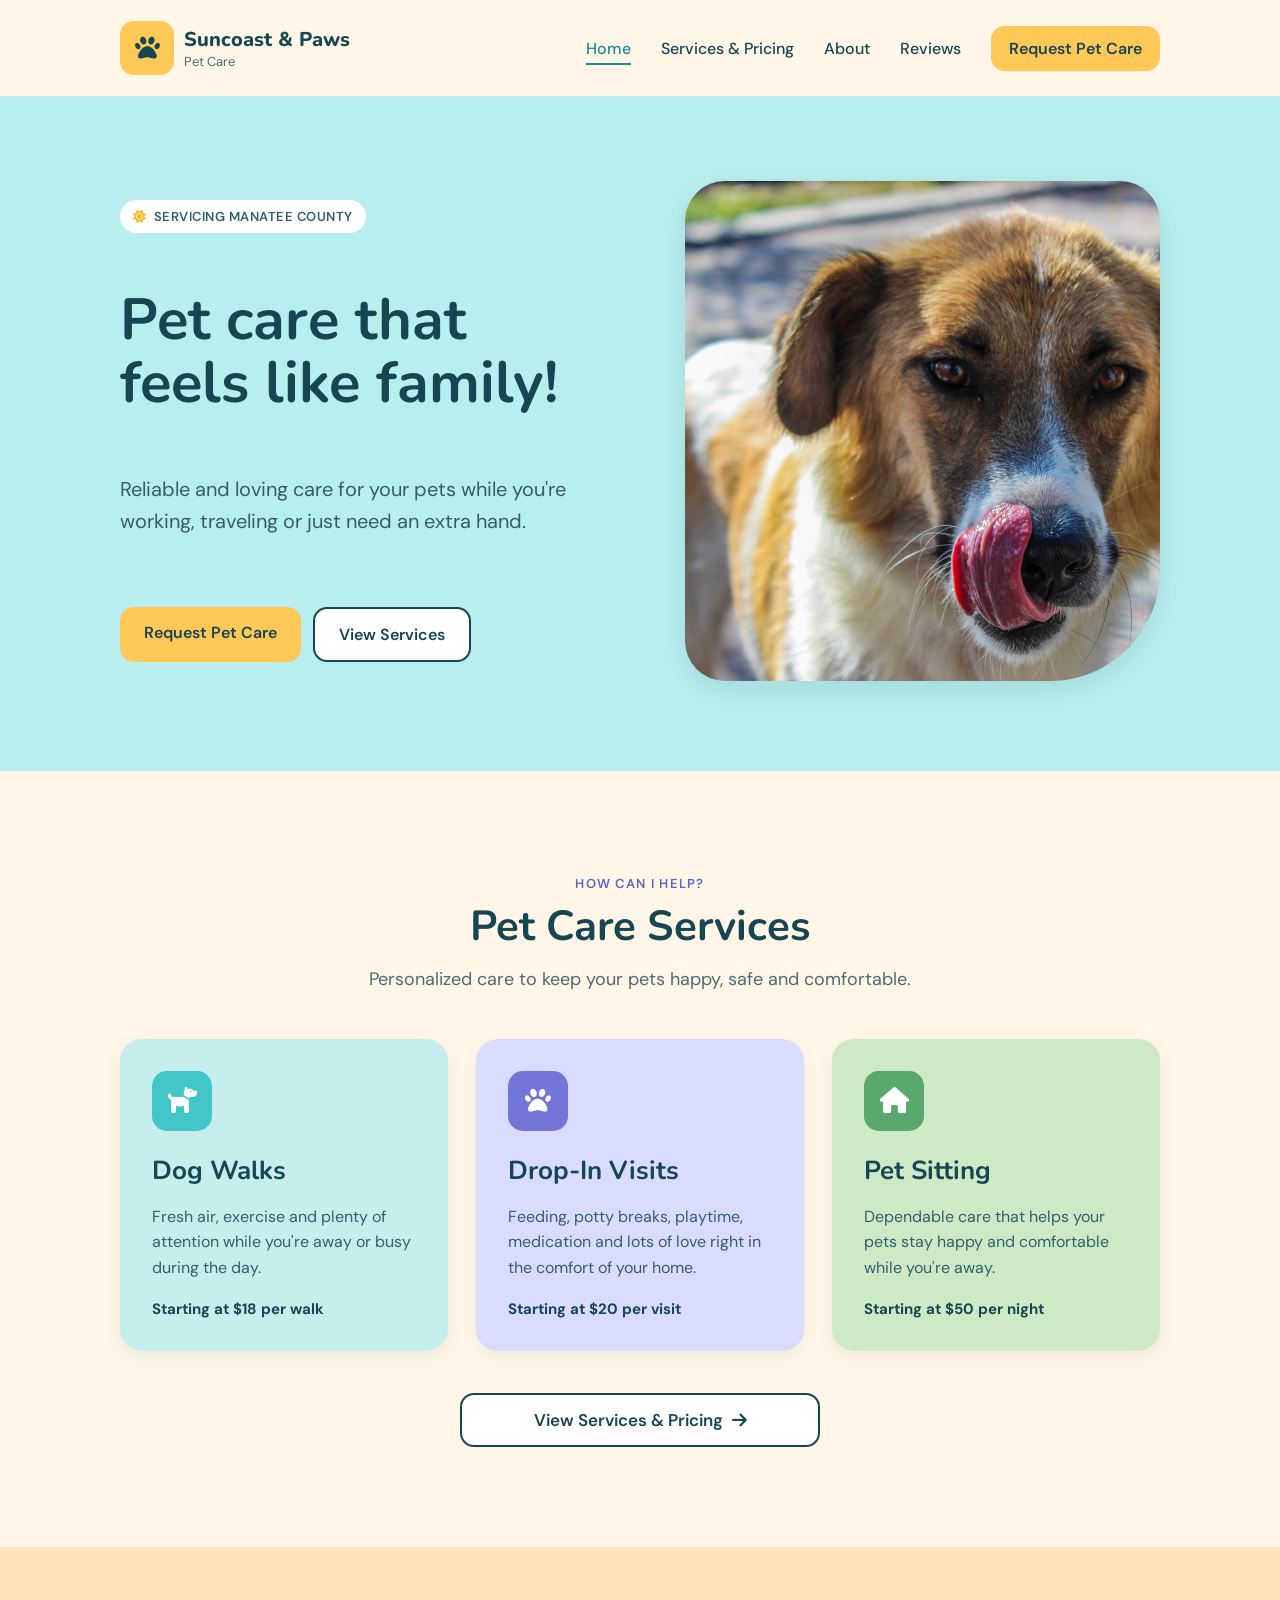
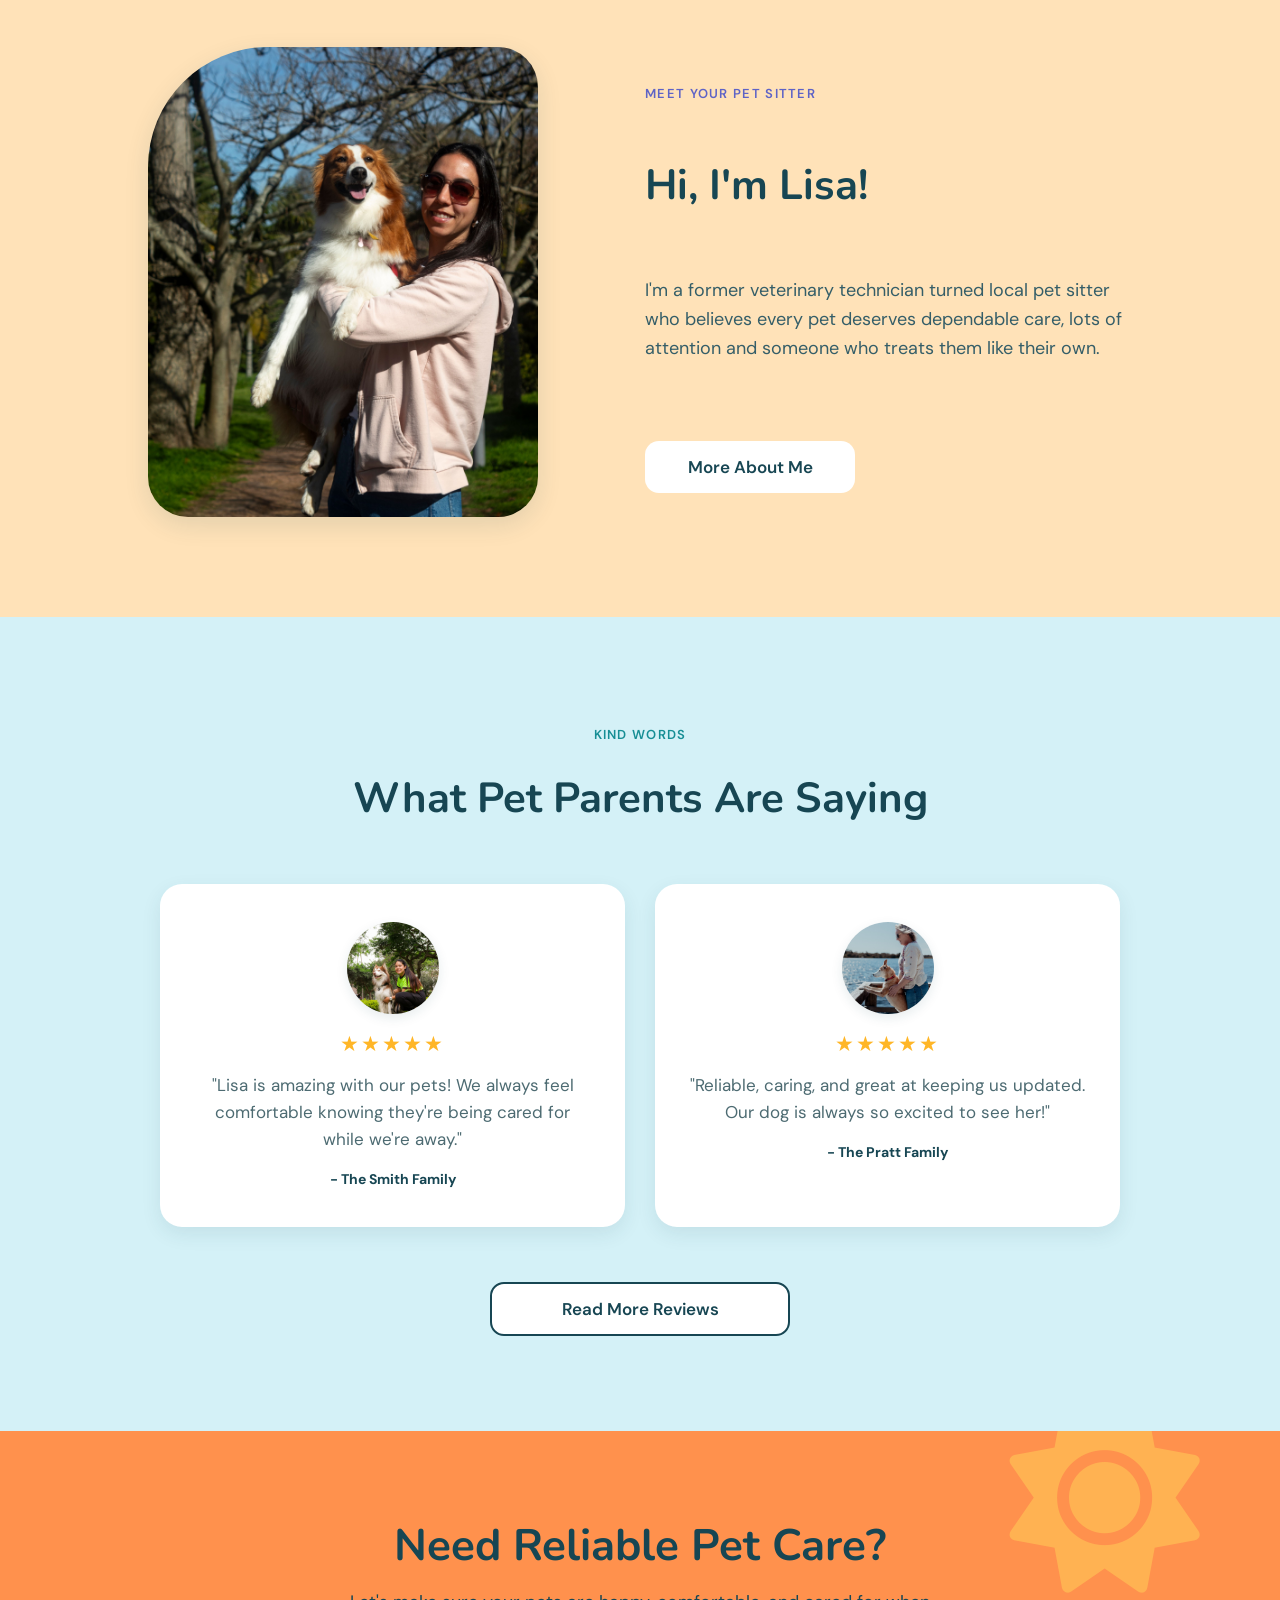
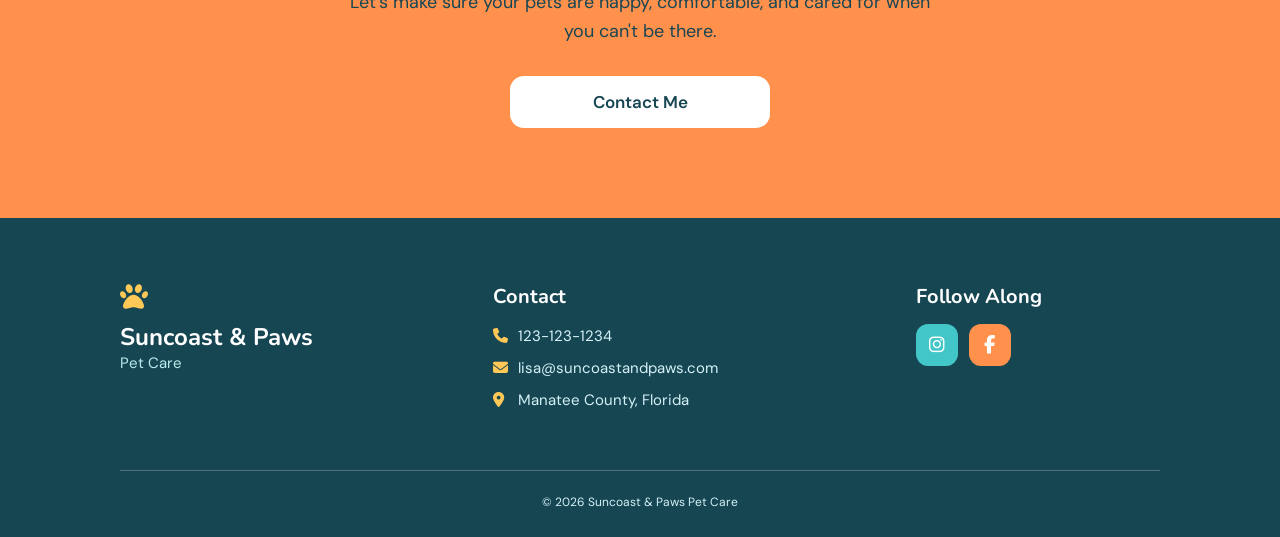
<file: index.html>
<!DOCTYPE html>
<html lang="en">

<head>
    <meta charset="UTF-8">
    <meta name="viewport" content="width=device-width, initial-scale=1.0">
    <title>Haley Preston - Suncoast & Paws Pet Care</title>
    <meta name="description"
        content="Reliable dog walking, drop-in visits and pet sitting in Manatee County, Florida. Suncoast & Paws provides loving, personalized care for local pets.">
    <link rel="preconnect" href="https://fonts.googleapis.com">
    <link rel="preconnect" href="https://fonts.gstatic.com" crossorigin>
    <link
        href="https://fonts.googleapis.com/css2?family=DM+Sans:wght@400;500;600&amp;family=Nunito:wght@700;800&amp;display=swap"
        rel="stylesheet">
    <link rel="stylesheet" href="https://cdnjs.cloudflare.com/ajax/libs/font-awesome/6.7.2/css/all.min.css">
    <link rel="stylesheet" href="styles.css">
</head>

<body>
    <header class="suncoast-header">
        <div class="brand-area">
            <div class="logo-box">
                <i class="fa-solid fa-paw"></i>
            </div>
            <div class="brand-name">
                <span>Suncoast &amp; Paws</span>
                <small>Pet Care</small>
            </div>
        </div>
        <nav class="main-nav" id="main-navigation" aria-label="Main navigation">
            <a href="index.html" aria-current="page">Home</a>
            <a href="services.html">Services &amp; Pricing</a>
            <a href="about.html">About</a>
            <a href="reviews.html">Reviews</a>
            <a href="contact.html" class="nav-contact">Request Pet Care</a>
        </nav>
        <button class="menu-button" type="button" aria-label="Open navigation" aria-controls="main-navigation"
            aria-expanded="false">
            <i class="fa-solid fa-bars"></i>
        </button>
    </header>

    <main>
        <section class="welcome-section">
            <div class="florida-label">
                <i class="fa-solid fa-sun"></i>
                Servicing Manatee County
            </div>
            <h1>Pet care that feels like family!</h1>
            <p class="hero-text">Reliable and loving care for your pets while you're working, traveling or just need an
                extra hand.</p>
            <div class="hero-photo">
                <img src="images/petphoto.jpg" alt="Dog photo">
            </div>
            <div class="hero-buttons">
                <a href="contact.html" class="main-button">Request Pet Care</a>
                <a href="services.html" class="outline-button">View Services</a>
            </div>
        </section>

        <section class="services-section" id="services">
            <p class="small-heading">HOW CAN I HELP?</p>
            <h2>Pet Care Services</h2>
            <p class="section-intro">Personalized care to keep your pets happy, safe and comfortable.</p>
            <div class="care-card walk-card">
                <div class="service-icon">
                    <i class="fa-solid fa-dog"></i>
                </div>
                <h3>Dog Walks</h3>
                <p>Fresh air, exercise and plenty of attention while you're away or busy during the day.</p>
                <strong>Starting at $18 per walk</strong>
            </div>
            <div class="care-card dropin-card">
                <div class="service-icon">
                    <i class="fa-solid fa-paw"></i>
                </div>
                <h3>Drop-In Visits</h3>
                <p>Feeding, potty breaks, playtime, medication and lots of love right in the comfort of your home.</p>
                <strong>Starting at $20 per visit</strong>
            </div>
            <div class="care-card sitting-card">
                <div class="service-icon">
                    <i class="fa-solid fa-house"></i>
                </div>
                <h3>Pet Sitting</h3>
                <p>Dependable care that helps your pets stay happy and comfortable while you're away.</p>
                <strong>Starting at $50 per night</strong>
            </div>
            <a href="services.html" class="services-link">View Services &amp; Pricing<i
                    class="fa-solid fa-arrow-right"></i></a>
        </section>

        <section class="meet-section">
            <div class="lisa-photo">
                <img src="images/lisaphoto.jpg" alt="Lisa owner of Suncoast & Paws Pet Care">
            </div>
            <p class="small-heading">MEET YOUR PET SITTER</p>
            <h2>Hi, I'm Lisa!</h2>
            <p>I'm a former veterinary technician turned local pet sitter who believes every pet deserves dependable
                care, lots of attention and someone who treats them like their own.</p>
            <a href="about.html" class="about-button">More About Me</a>
        </section>

        <section class="review-section">
            <p class="small-heading">KIND WORDS</p>
            <h2>What Pet Parents Are Saying</h2>
            <div class="review-card">
                <div class="client-photo">
                    <img src="images/clientphoto1.jpg" alt="Woman with dog">
                </div>
                <div class="stars">
                    ★★★★★
                </div>
                <p>"Lisa is amazing with our pets! We always feel comfortable knowing they're being cared for while
                    we're away."</p>
                <strong>- The Smith Family</strong>
            </div>
            <div class="review-card">
                <div class="client-photo">
                    <img src="images/clientphoto2.jpg" alt="Woman with dog">
                </div>
                <div class="stars">
                    ★★★★★
                </div>
                <p>"Reliable, caring, and great at keeping us updated. Our dog is always so excited to see her!"</p>
                <strong>- The Pratt Family</strong>
            </div>
            <a href="reviews.html" class="review-button">Read More Reviews</a>
        </section>

        <section class="contact-section" id="contact">
            <div class="contact-sun">
                <i class="fa-solid fa-sun"></i>
            </div>
            <h2>Need Reliable Pet Care?</h2>
            <p>Let's make sure your pets are happy, comfortable, and cared for when you can't be there.</p>
            <a href="contact.html" class="contact-button">Contact Me</a>
        </section>
    </main>

    <footer class="site-footer">
        <div class="footer-brand">
            <i class="fa-solid fa-paw"></i>
            <strong>Suncoast &amp; Paws</strong>
            <span>Pet Care</span>
        </div>
        <div class="footer-area">
            <h3>Contact</h3>
            <p><i class="fa-solid fa-phone"></i><a href="tel:1231231234">123-123-1234</a></p>
            <p><i class="fa-solid fa-envelope"></i><a
                    href="mailto:lisa@suncoastandpaws.com">lisa@suncoastandpaws.com</a></p>
            <p><i class="fa-solid fa-location-dot"></i>Manatee County, Florida</p>
        </div>
        <div class="footer-area">
            <h3>Follow Along</h3>
            <div class="social-icons">
                <a href="#" aria-label="Instagram"><i class="fa-brands fa-instagram"></i></a>
                <a href="#" aria-label="Facebook"><i class="fa-brands fa-facebook-f"></i></a>
            </div>
        </div>
        <div class="footer-bottom">
            <p>© 2026 Suncoast &amp; Paws Pet Care</p>
        </div>
    </footer>

    <script src="script.js"></script>

</body>

</html>
</file>
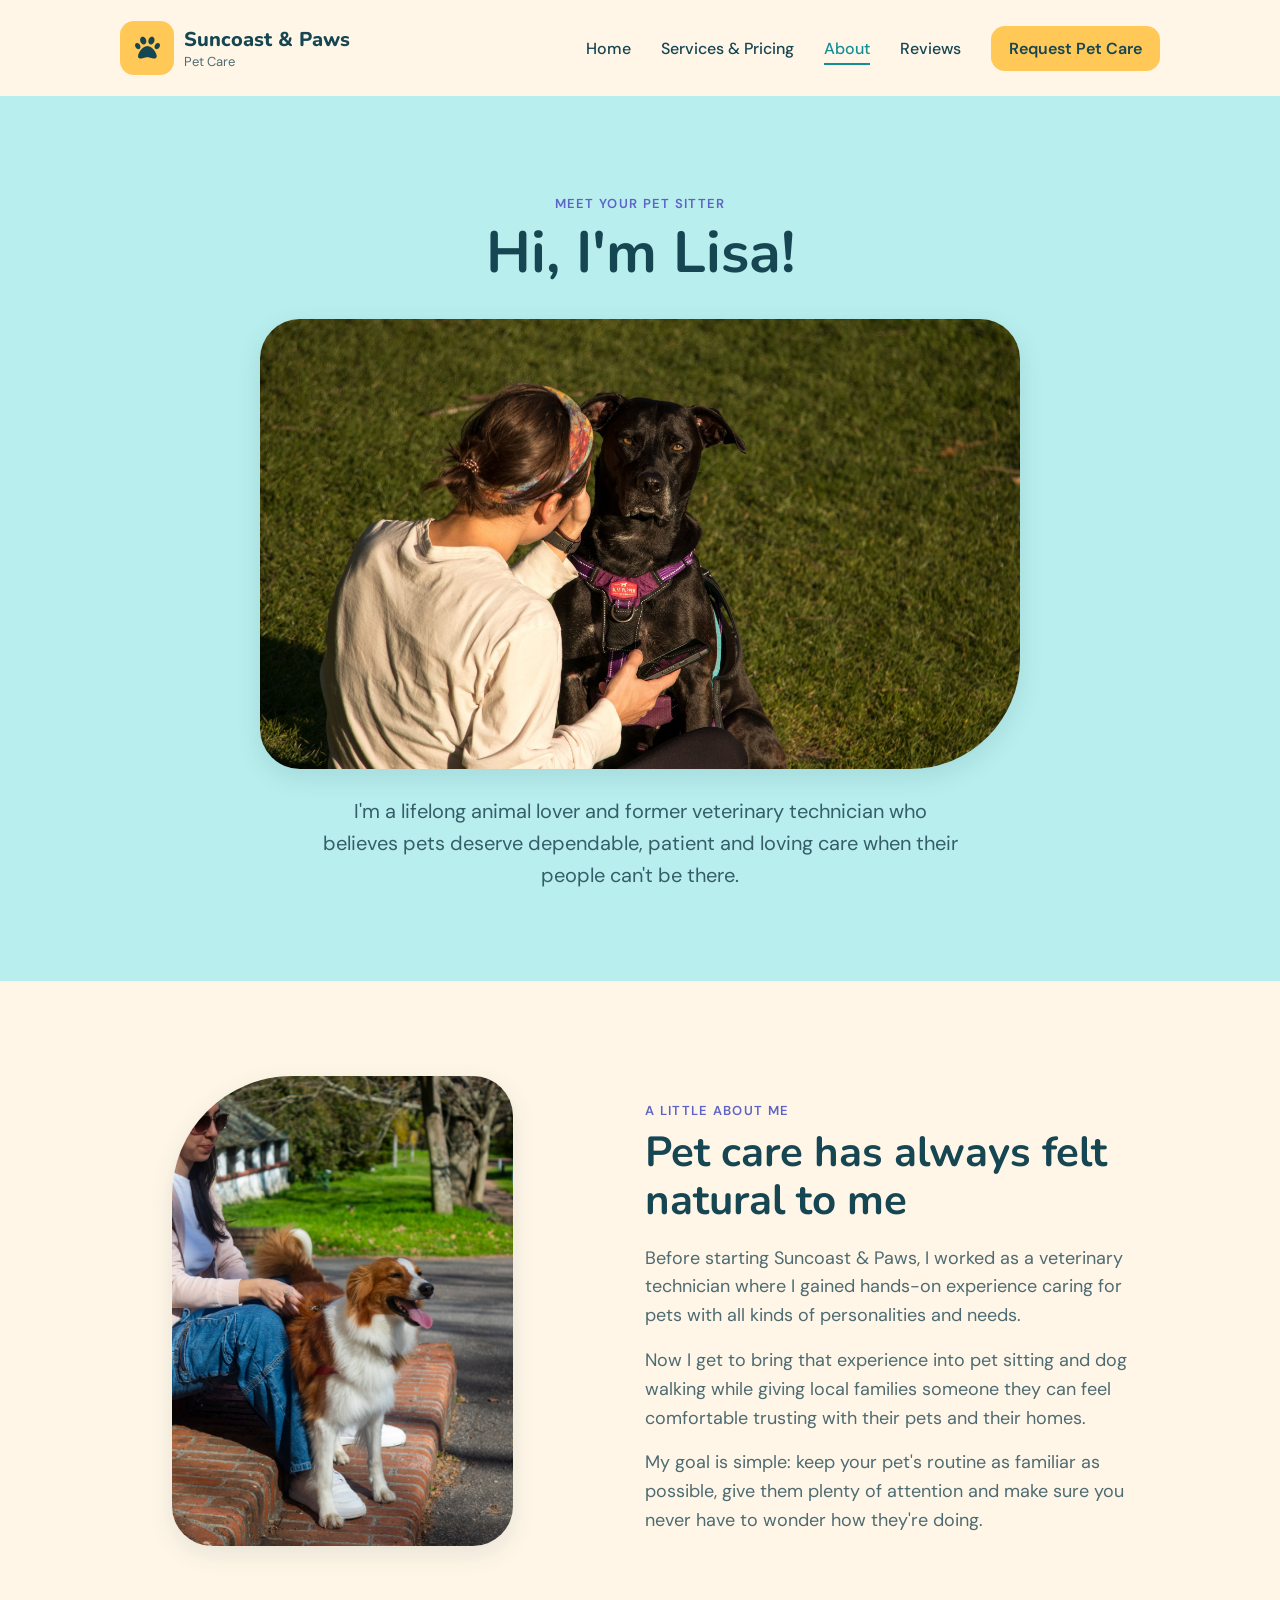
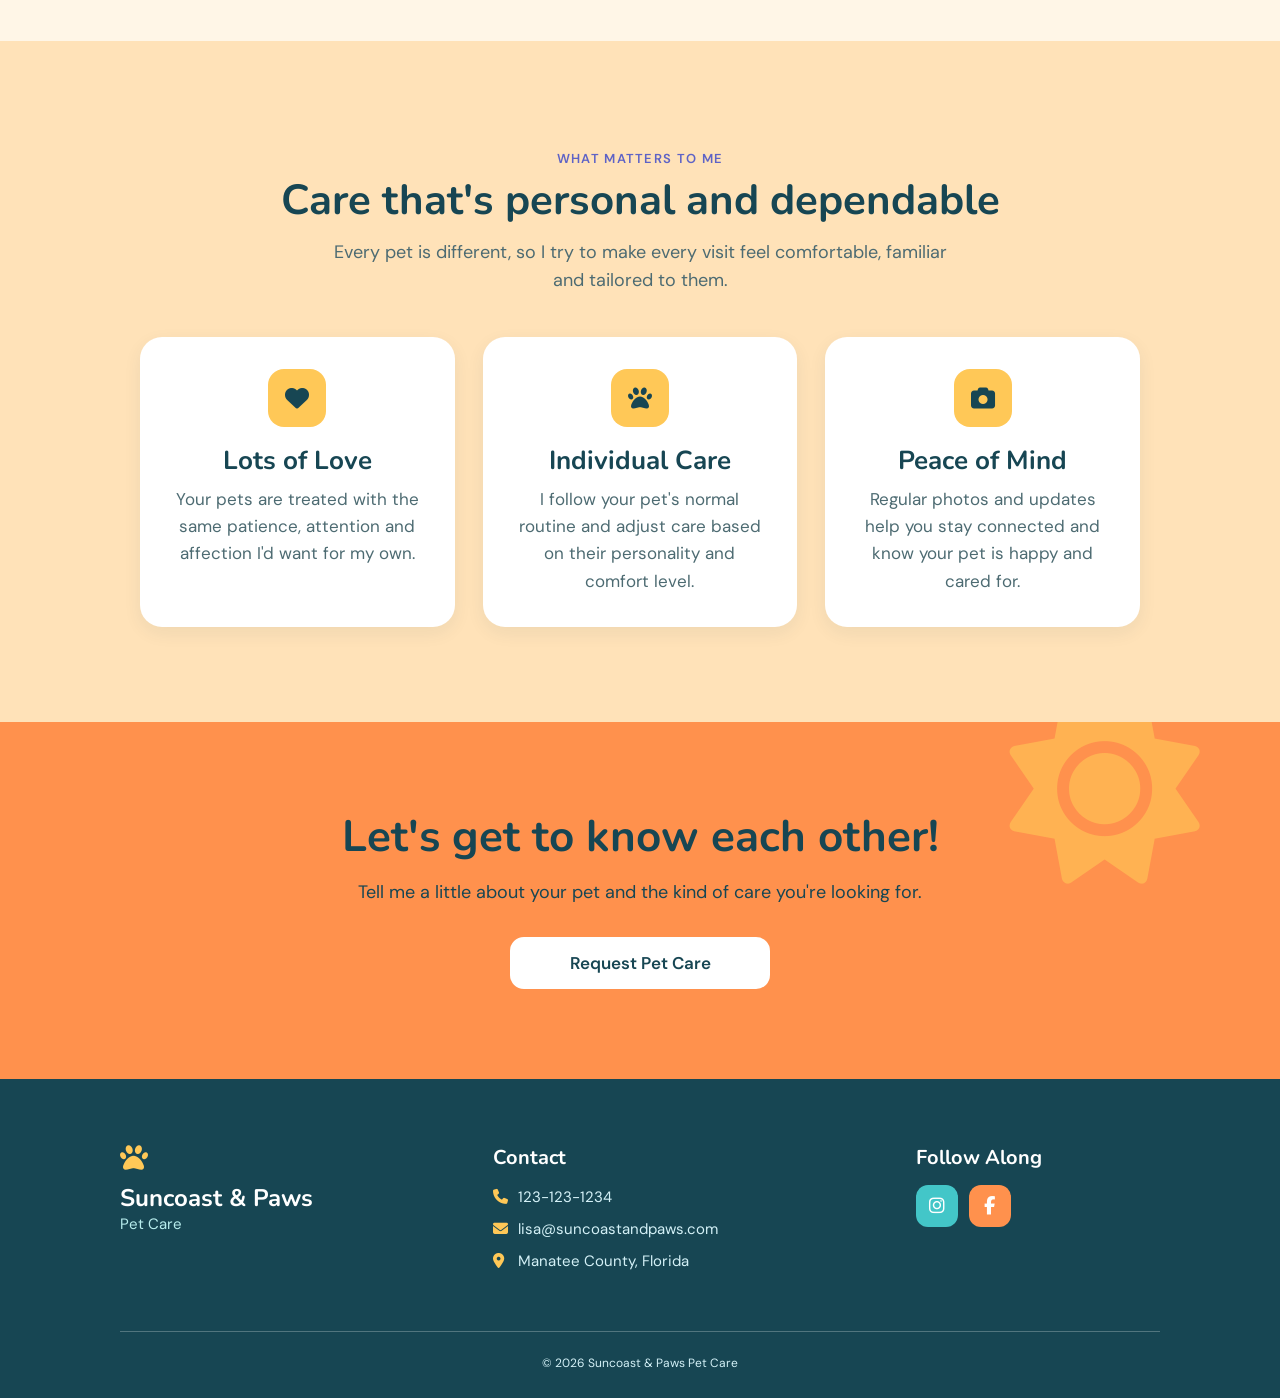
<file: about.html>
<!DOCTYPE html>
<html lang="en">

<head>
    <meta charset="UTF-8">
    <meta name="viewport" content="width=device-width, initial-scale=1.0">
    <title>About - Suncoast & Paws Pet Care</title>
    <meta name="description"
        content="Meet Lisa, the experienced pet sitter behind Suncoast & Paws Pet Care serving pets and families throughout Manatee County, Florida.">
    <link rel="preconnect" href="https://fonts.googleapis.com">
    <link rel="preconnect" href="https://fonts.gstatic.com" crossorigin>
    <link
        href="https://fonts.googleapis.com/css2?family=DM+Sans:wght@400;500;600&amp;family=Nunito:wght@700;800&amp;display=swap"
        rel="stylesheet">
    <link rel="stylesheet" href="https://cdnjs.cloudflare.com/ajax/libs/font-awesome/6.7.2/css/all.min.css">
    <link rel="stylesheet" href="styles.css">
</head>

<body>
    <header class="suncoast-header">
        <div class="brand-area">
            <div class="logo-box">
                <i class="fa-solid fa-paw"></i>
            </div>
            <div class="brand-name">
                <span>Suncoast &amp; Paws</span>
                <small>Pet Care</small>
            </div>
        </div>
        <nav class="main-nav" id="main-navigation" aria-label="Main navigation">
            <a href="index.html">Home</a>
            <a href="services.html">Services &amp; Pricing</a>
            <a href="about.html" aria-current="page">About</a>
            <a href="reviews.html">Reviews</a>
            <a href="contact.html" class="nav-contact">Request Pet Care</a>
        </nav>
        <button class="menu-button" type="button" aria-label="Open navigation" aria-controls="main-navigation"
            aria-expanded="false">
            <i class="fa-solid fa-bars"></i>
        </button>
    </header>

    <main>
        <section class="abt-hero">
            <p class="abt-small-heading">MEET YOUR PET SITTER</p>
            <h1>Hi, I'm Lisa!</h1>
            <div class="abt-hero-photo">
                <img src="images/aboutlisa.jpg" alt="Lisa with dog">
            </div>
            <p>I'm a lifelong animal lover and former veterinary technician who believes pets deserve dependable,
                patient and loving care when their people can't be there.</p>
        </section>

        <section class="abt-story">
            <div class="abt-story-photo">
                <img src="images/aboutlisa2.jpg" alt="Lisa spending time with dog">
            </div>
            <div class="abt-story-content">
                <p class="abt-small-heading">A LITTLE ABOUT ME</p>
                <h2>Pet care has always felt natural to me</h2>
                <p>Before starting Suncoast &amp; Paws, I worked as a veterinary technician where I gained hands-on
                    experience caring for pets with all kinds of personalities and needs.</p>
                <p>Now I get to bring that experience into pet sitting and dog walking while giving local families
                    someone they can feel comfortable trusting with their pets and their homes.</p>
                <p>My goal is simple: keep your pet's routine as familiar as possible, give them plenty of attention and
                    make sure you never have to wonder how they're doing.</p>
            </div>
        </section>

        <section class="abt-values">
            <p class="abt-small-heading">WHAT MATTERS TO ME</p>
            <h2>Care that's personal and dependable</h2>
            <p class="abt-values-intro">Every pet is different, so I try to make every visit feel comfortable, familiar
                and tailored to them.</p>

            <div class="abt-values-grid">
                <div class="abt-value-card">
                    <div class="abt-value-icon">
                        <i class="fa-solid fa-heart"></i>
                    </div>
                    <h3>Lots of Love</h3>
                    <p>Your pets are treated with the same patience, attention and affection I'd want for my own.</p>
                </div>

                <div class="abt-value-card">
                    <div class="abt-value-icon">
                        <i class="fa-solid fa-paw"></i>
                    </div>
                    <h3>Individual Care</h3>
                    <p>I follow your pet's normal routine and adjust care based on their personality and comfort level.
                    </p>
                </div>

                <div class="abt-value-card">
                    <div class="abt-value-icon">
                        <i class="fa-solid fa-camera"></i>
                    </div>
                    <h3>Peace of Mind</h3>
                    <p>Regular photos and updates help you stay connected and know your pet is happy and cared for.</p>
                </div>
            </div>
        </section>

        <section class="abt-contact">
            <div class="abt-contact-sun">
                <i class="fa-solid fa-sun"></i>
            </div>
            <h2>Let's get to know each other!</h2>
            <p>Tell me a little about your pet and the kind of care you're looking for.</p>
            <a href="contact.html" class="abt-contact-button">Request Pet Care</a>
        </section>
    </main>

    <footer class="site-footer">
        <div class="footer-brand">
            <i class="fa-solid fa-paw"></i>
            <strong>Suncoast &amp; Paws</strong>
            <span>Pet Care</span>
        </div>
        <div class="footer-area">
            <h3>Contact</h3>
            <p><i class="fa-solid fa-phone"></i><a href="tel:1231231234">123-123-1234</a></p>
            <p><i class="fa-solid fa-envelope"></i><a
                    href="mailto:lisa@suncoastandpaws.com">lisa@suncoastandpaws.com</a></p>
            <p><i class="fa-solid fa-location-dot"></i>Manatee County, Florida</p>
        </div>
        <div class="footer-area">
            <h3>Follow Along</h3>
            <div class="social-icons">
                <a href="#" aria-label="Instagram"><i class="fa-brands fa-instagram"></i></a>
                <a href="#" aria-label="Facebook"><i class="fa-brands fa-facebook-f"></i></a>
            </div>
        </div>
        <div class="footer-bottom">
            <p>© 2026 Suncoast &amp; Paws Pet Care</p>
        </div>
    </footer>

    <script src="script.js"></script>

</body>

</html>
</file>
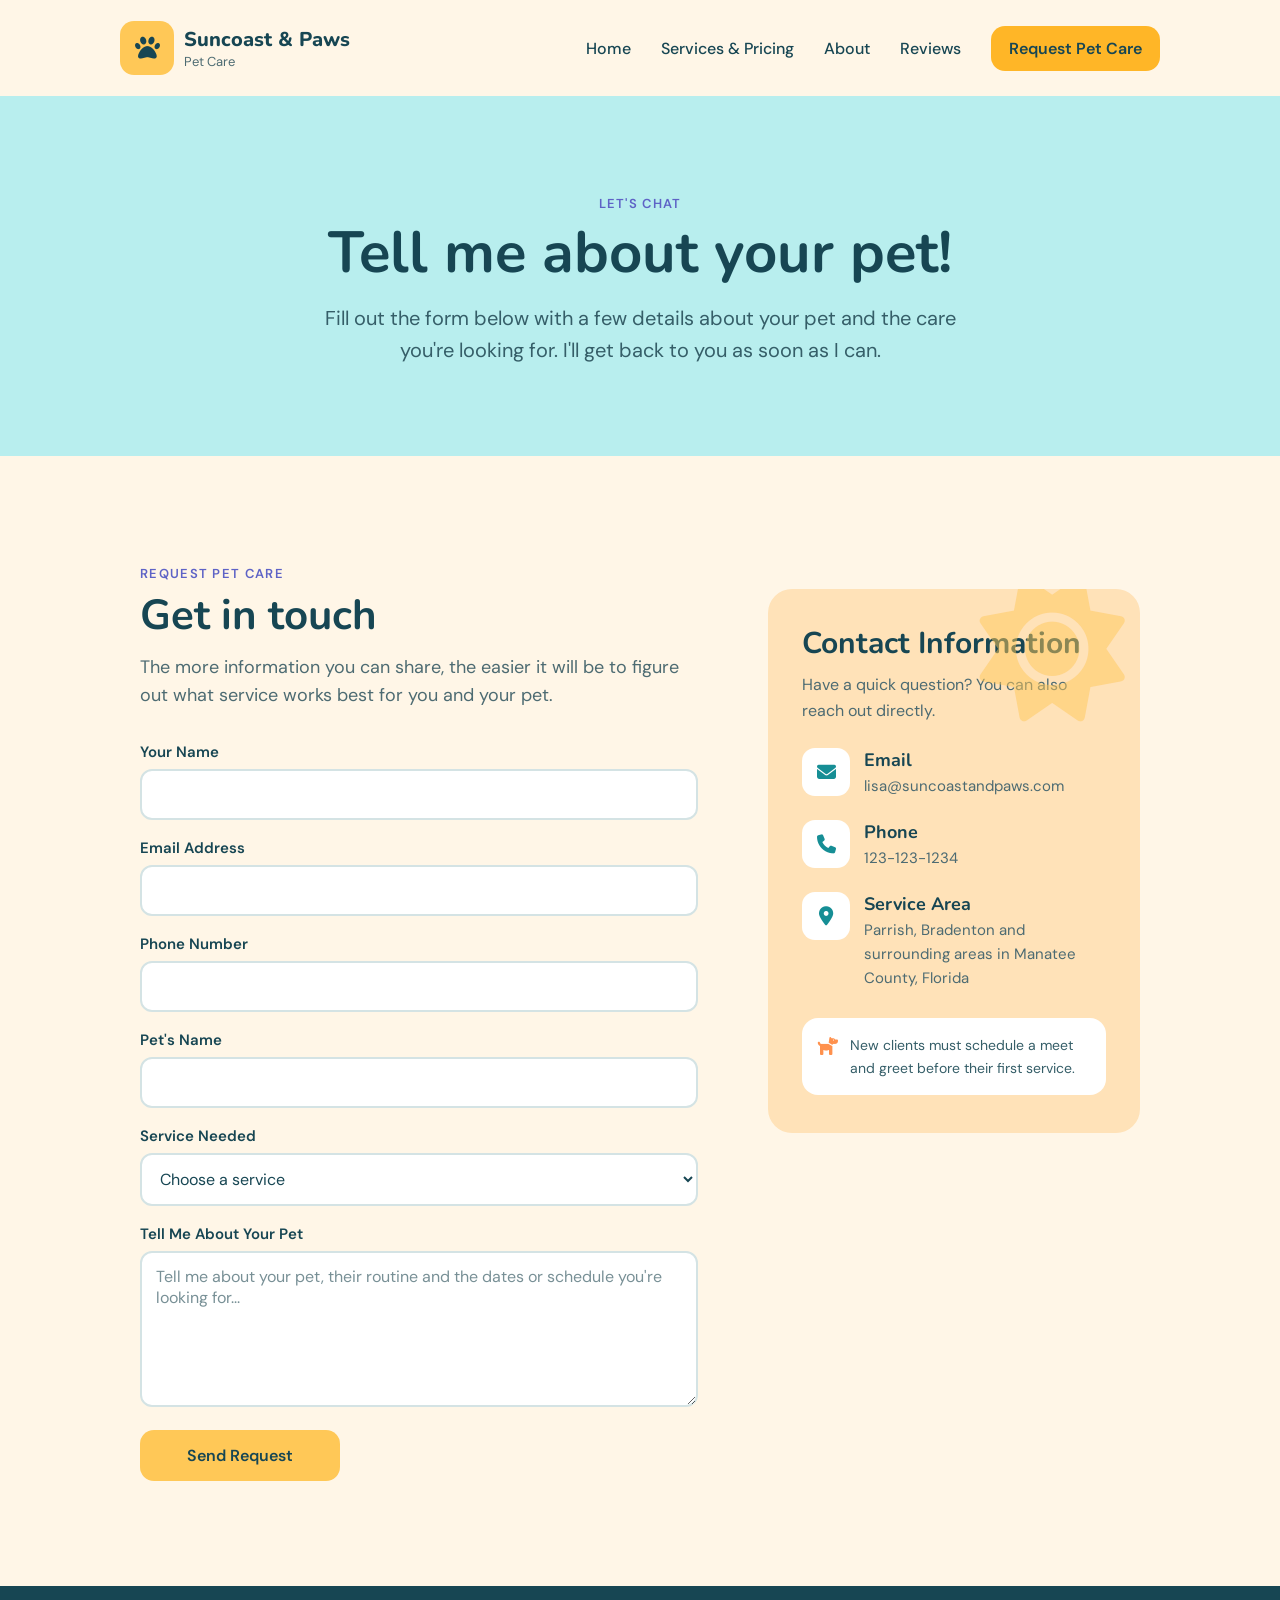
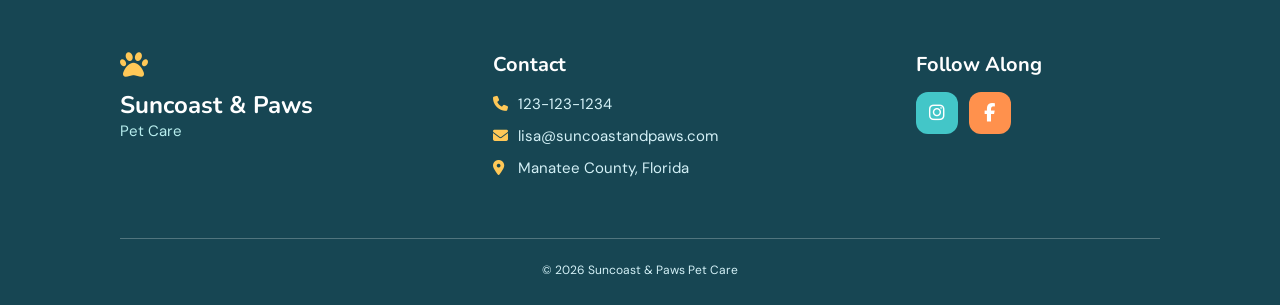
<file: contact.html>
<!DOCTYPE html>
<html lang="en">

<head>
    <meta charset="UTF-8">
    <meta name="viewport" content="width=device-width, initial-scale=1.0">
    <title>Contact - Suncoast & Paws Pet Care</title>
    <meta name="description"
        content="Contact Suncoast & Paws Pet Care to request dog walking, drop-in visits or pet sitting in Manatee County, Florida.">
    <link rel="preconnect" href="https://fonts.googleapis.com">
    <link rel="preconnect" href="https://fonts.gstatic.com" crossorigin>
    <link
        href="https://fonts.googleapis.com/css2?family=DM+Sans:wght@400;500;600&amp;family=Nunito:wght@700;800&amp;display=swap"
        rel="stylesheet">
    <link rel="stylesheet" href="https://cdnjs.cloudflare.com/ajax/libs/font-awesome/6.7.2/css/all.min.css">
    <link rel="stylesheet" href="styles.css">
</head>

<body>
    <header class="suncoast-header">
        <div class="brand-area">
            <div class="logo-box">
                <i class="fa-solid fa-paw"></i>
            </div>
            <div class="brand-name">
                <span>Suncoast &amp; Paws</span>
                <small>Pet Care</small>
            </div>
        </div>
        <nav class="main-nav" id="main-navigation" aria-label="Main navigation">
            <a href="index.html">Home</a>
            <a href="services.html">Services &amp; Pricing</a>
            <a href="about.html">About</a>
            <a href="reviews.html">Reviews</a>
            <a href="contact.html" class="nav-contact" aria-current="page">Request Pet Care</a>
        </nav>
        <button class="menu-button" type="button" aria-label="Open navigation" aria-controls="main-navigation"
            aria-expanded="false">
            <i class="fa-solid fa-bars"></i>
        </button>
    </header>

    <main>
        <section class="ctc-hero">
            <p class="ctc-small-heading">LET'S CHAT</p>
            <h1>Tell me about your pet!</h1>
            <p>Fill out the form below with a few details about your pet and the care you're looking for. I'll get back
                to you as soon as I can.</p>
        </section>

        <section class="ctc-main">
            <div class="ctc-form-area">
                <p class="ctc-small-heading">REQUEST PET CARE</p>
                <h2>Get in touch</h2>
                <p class="ctc-form-intro">The more information you can share, the easier it will be to figure out what
                    service works best for you and your pet.</p>
                <form class="ctc-form" action="#" method="post">
                    <div class="ctc-form-group">
                        <label for="name">Your Name</label>
                        <input type="text" id="name" name="name" required>
                    </div>
                    <div class="ctc-form-group">
                        <label for="email">Email Address</label>
                        <input type="email" id="email" name="email" required>
                    </div>
                    <div class="ctc-form-group">
                        <label for="phone">Phone Number</label>
                        <input type="tel" id="phone" name="phone">
                    </div>
                    <div class="ctc-form-group">
                        <label for="pet-name">Pet's Name</label>
                        <input type="text" id="pet-name" name="pet-name">
                    </div>
                    <div class="ctc-form-group">
                        <label for="service">Service Needed</label>
                        <select id="service" name="service" required>
                            <option value="">Choose a service</option>
                            <option value="dog-walk">Dog Walks</option>
                            <option value="drop-in">Drop-In Visits</option>
                            <option value="pet-sitting">Pet Sitting</option>
                            <option value="not-sure">I'm Not Sure Yet</option>
                        </select>
                    </div>
                    <div class="ctc-form-group">
                        <label for="message">Tell Me About Your Pet</label>
                        <textarea id="message" name="message" rows="6"
                            placeholder="Tell me about your pet, their routine and the dates or schedule you're looking for..."
                            required></textarea>
                    </div>
                    <button type="submit" class="ctc-submit-button">Send Request</button>
                </form>
            </div>
            <aside class="ctc-info">
                <div class="ctc-info-sun">
                    <i class="fa-solid fa-sun"></i>
                </div>
                <h2>Contact Information</h2>
                <p class="ctc-info-intro">Have a quick question? You can also reach out directly.</p>
                <div class="ctc-info-item">
                    <div class="ctc-info-icon">
                        <i class="fa-solid fa-envelope"></i>
                    </div>
                    <div>
                        <h3>Email</h3>
                        <p><a href="mailto:lisa@suncoastandpaws.com">lisa@suncoastandpaws.com</a></p>
                    </div>
                </div>
                <div class="ctc-info-item">
                    <div class="ctc-info-icon">
                        <i class="fa-solid fa-phone"></i>
                    </div>
                    <div>
                        <h3>Phone</h3>
                        <p><a href="tel:1231231234">123-123-1234</a></p>
                    </div>
                </div>
                <div class="ctc-info-item">
                    <div class="ctc-info-icon">
                        <i class="fa-solid fa-location-dot"></i>
                    </div>
                    <div>
                        <h3>Service Area</h3>
                        <p>Parrish, Bradenton and surrounding areas in Manatee County, Florida</p>
                    </div>
                </div>
                <div class="ctc-info-note">
                    <i class="fa-solid fa-dog"></i>
                    <p>New clients must schedule a meet and greet before their first service.</p>
                </div>
            </aside>
        </section>
    </main>

    <footer class="site-footer">
        <div class="footer-brand">
            <i class="fa-solid fa-paw"></i>
            <strong>Suncoast &amp; Paws</strong>
            <span>Pet Care</span>
        </div>
        <div class="footer-area">
            <h3>Contact</h3>
            <p><i class="fa-solid fa-phone"></i><a href="tel:1231231234">123-123-1234</a></p>
            <p><i class="fa-solid fa-envelope"></i><a
                    href="mailto:lisa@suncoastandpaws.com">lisa@suncoastandpaws.com</a></p>
            <p><i class="fa-solid fa-location-dot"></i>Manatee County, Florida</p>
        </div>
        <div class="footer-area">
            <h3>Follow Along</h3>
            <div class="social-icons">
                <a href="#" aria-label="Instagram"><i class="fa-brands fa-instagram"></i></a>
                <a href="#" aria-label="Facebook"><i class="fa-brands fa-facebook-f"></i></a>
            </div>
        </div>
        <div class="footer-bottom">
            <p>© 2026 Suncoast &amp; Paws Pet Care</p>
        </div>
    </footer>

    <script src="script.js"></script>

</body>

</html>
</file>
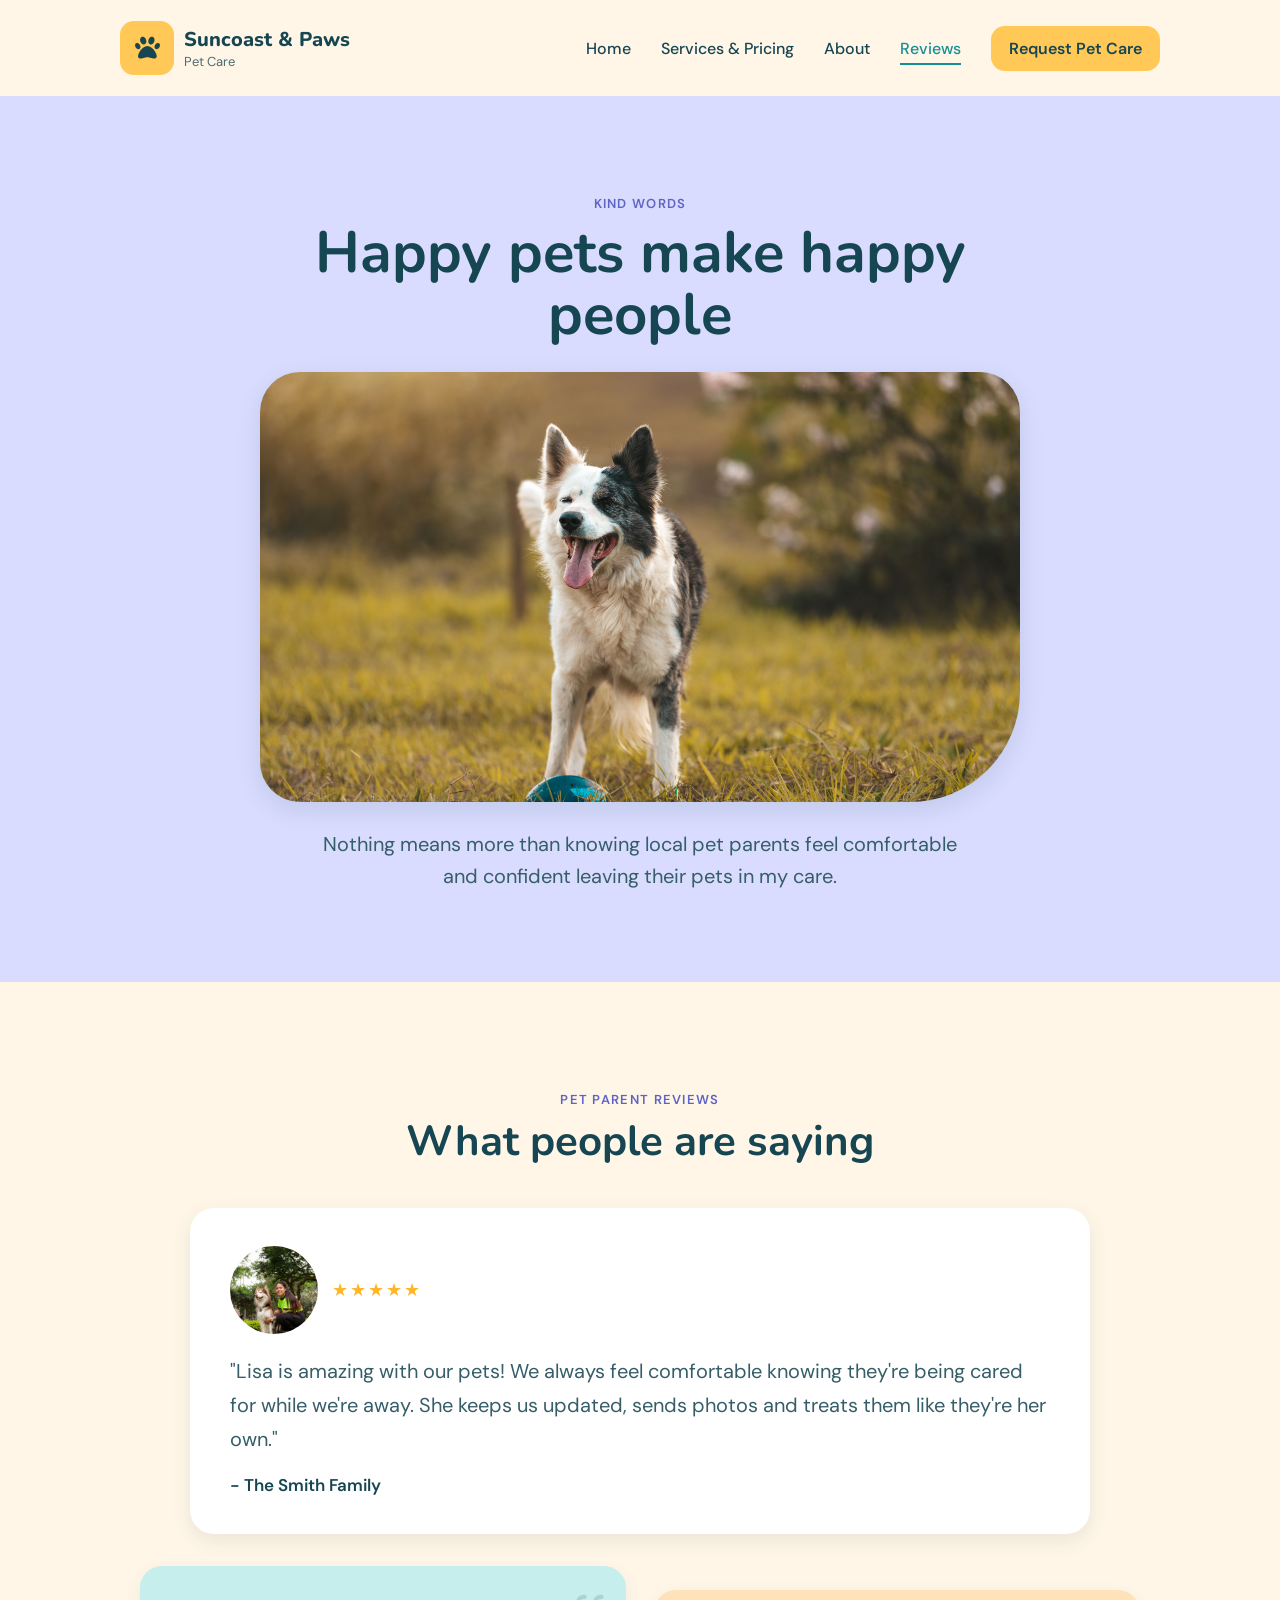
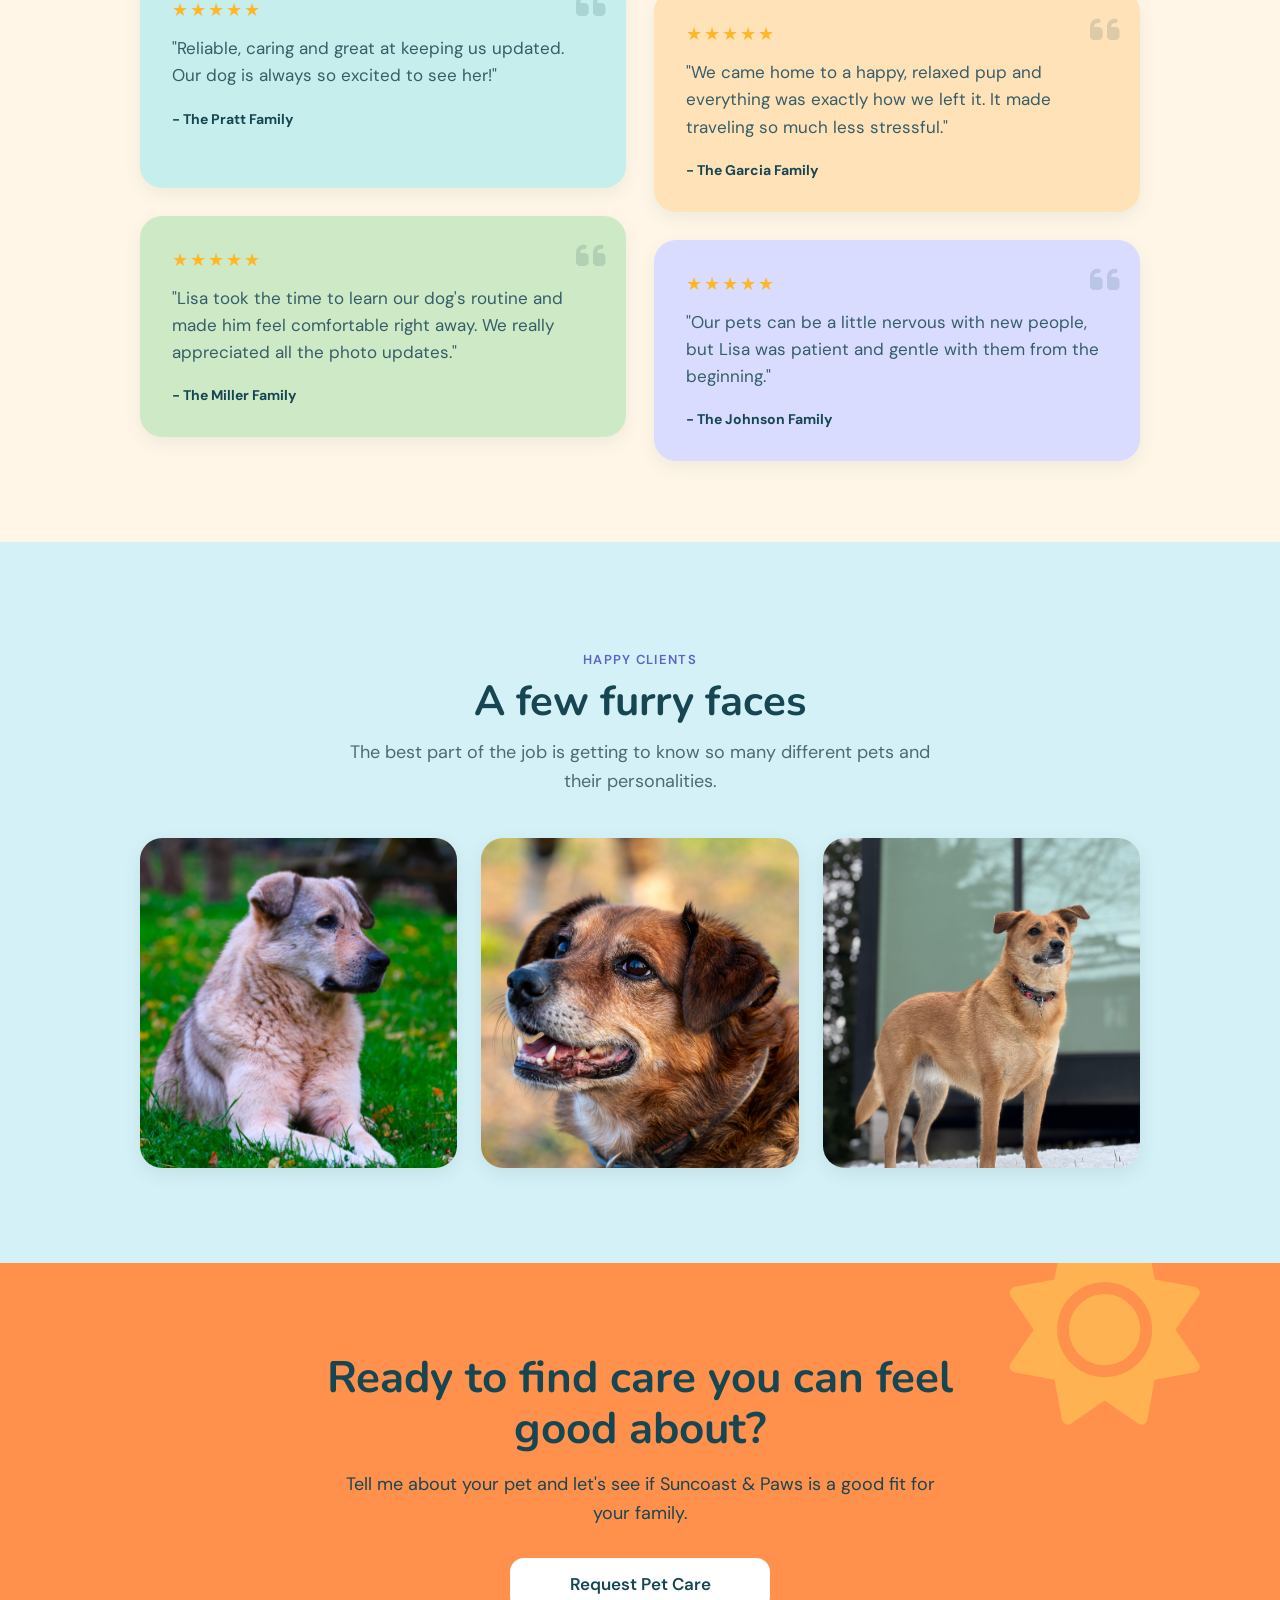
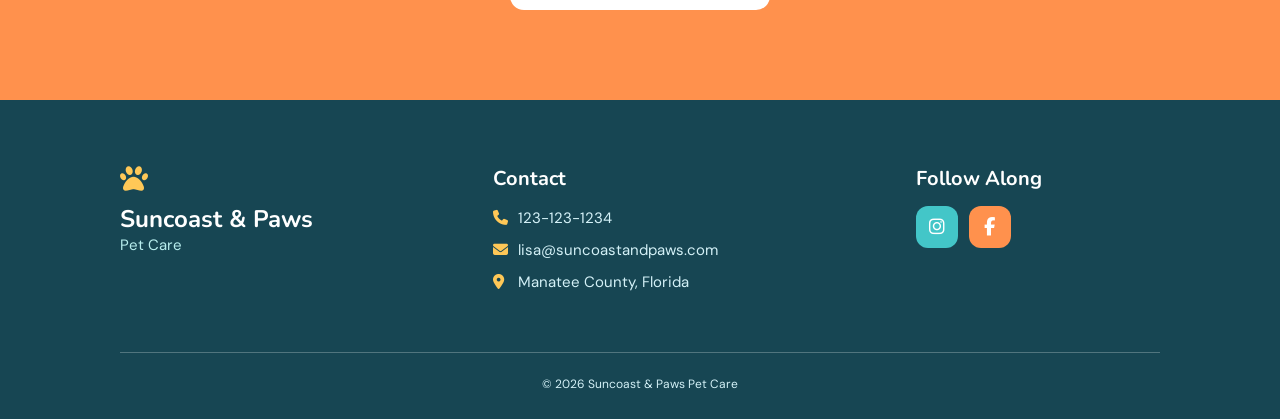
<file: reviews.html>
<!DOCTYPE html>
<html lang="en">

<head>
    <meta charset="UTF-8">
    <meta name="viewport" content="width=device-width, initial-scale=1.0">
    <title>Reviews - Suncoast & Paws Pet Care</title>
    <meta name="description"
        content="Read reviews from local pet parents who trust Suncoast & Paws Pet Care for dog walking, drop-in visits and pet sitting in Manatee County, Florida.">
    <link rel="preconnect" href="https://fonts.googleapis.com">
    <link rel="preconnect" href="https://fonts.gstatic.com" crossorigin>
    <link
        href="https://fonts.googleapis.com/css2?family=DM+Sans:wght@400;500;600&amp;family=Nunito:wght@700;800&amp;display=swap"
        rel="stylesheet">
    <link rel="stylesheet" href="https://cdnjs.cloudflare.com/ajax/libs/font-awesome/6.7.2/css/all.min.css">
    <link rel="stylesheet" href="styles.css">
</head>

<body>
    <header class="suncoast-header">
        <div class="brand-area">
            <div class="logo-box">
                <i class="fa-solid fa-paw"></i>
            </div>
            <div class="brand-name">
                <span>Suncoast &amp; Paws</span>
                <small>Pet Care</small>
            </div>
        </div>
        <nav class="main-nav" id="main-navigation" aria-label="Main navigation">
            <a href="index.html">Home</a>
            <a href="services.html">Services &amp; Pricing</a>
            <a href="about.html">About</a>
            <a href="reviews.html" aria-current="page">Reviews</a>
            <a href="contact.html" class="nav-contact">Request Pet Care</a>
        </nav>
        <button class="menu-button" type="button" aria-label="Open navigation" aria-controls="main-navigation"
            aria-expanded="false">
            <i class="fa-solid fa-bars"></i>
        </button>
    </header>

    <main>
        <section class="rev-hero">
            <p class="rev-small-heading">KIND WORDS</p>
            <h1>Happy pets make happy people</h1>
            <div class="rev-hero-photo">
                <img src="images/reviewshero.jpg" alt="Happy dog outside">
            </div>
            <p>Nothing means more than knowing local pet parents feel comfortable and confident leaving their pets in my
                care.</p>
        </section>

        <section class="rev-main">
            <p class="rev-small-heading">PET PARENT REVIEWS</p>
            <h2>What people are saying</h2>
            <article class="rev-featured">
                <h3 class="sr-only">Review from the Smith Family</h3>
                <div class="rev-featured-top">
                    <div class="rev-featured-photo">
                        <img src="images/clientphoto1.jpg" alt="Pet parent with dog">
                    </div>
                    <div>
                        <div class="rev-stars" role="img" aria-label="5 out of 5 stars">
                            ★★★★★
                        </div>
                    </div>
                </div>
                <blockquote>"Lisa is amazing with our pets! We always feel comfortable knowing they're being cared for
                    while we're away. She keeps us updated, sends photos and treats them like they're her own."
                </blockquote>
                <cite>- The Smith Family</cite>
            </article>
            <div class="rev-grid">
                <article class="rev-card rev-card-blue">
                    <h3 class="sr-only">Review from the Pratt Family</h3>
                    <div class="rev-quote-icon">
                        <i class="fa-solid fa-quote-left"></i>
                    </div>
                    <div class="rev-stars" role="img" aria-label="5 out of 5 stars">
                        ★★★★★
                    </div>
                    <p>"Reliable, caring and great at keeping us updated. Our dog is always so excited to see her!"</p>
                    <strong>- The Pratt Family</strong>
                </article>
                <article class="rev-card rev-card-peach">
                    <h3 class="sr-only">Review from the Garcia Family</h3>
                    <div class="rev-quote-icon">
                        <i class="fa-solid fa-quote-left"></i>
                    </div>
                    <div class="rev-stars" role="img" aria-label="5 out of 5 stars">
                        ★★★★★
                    </div>
                    <p>"We came home to a happy, relaxed pup and everything was exactly how we left it. It made
                        traveling so much less stressful."</p>
                    <strong>- The Garcia Family</strong>
                </article>
                <article class="rev-card rev-card-green">
                    <h3 class="sr-only">Review from the Miller Family</h3>
                    <div class="rev-quote-icon">
                        <i class="fa-solid fa-quote-left"></i>
                    </div>
                    <div class="rev-stars" role="img" aria-label="5 out of 5 stars">
                        ★★★★★
                    </div>
                    <p>"Lisa took the time to learn our dog's routine and made him feel comfortable right away. We
                        really appreciated all the photo updates."</p>
                    <strong>- The Miller Family</strong>
                </article>
                <article class="rev-card rev-card-lavender">
                    <h3 class="sr-only">Review from the Johnson Family</h3>
                    <div class="rev-quote-icon">
                        <i class="fa-solid fa-quote-left"></i>
                    </div>
                    <div class="rev-stars" role="img" aria-label="5 out of 5 stars">
                        ★★★★★
                    </div>
                    <p>"Our pets can be a little nervous with new people, but Lisa was patient and gentle with them from
                        the beginning."</p>
                    <strong>- The Johnson Family</strong>
                </article>
            </div>
        </section>

        <section class="rev-gallery">
            <p class="rev-small-heading">HAPPY CLIENTS</p>
            <h2>A few furry faces</h2>
            <p class="rev-gallery-intro">The best part of the job is getting to know so many different pets and their
                personalities.</p>
            <div class="rev-photo-grid">
                <div class="rev-pet-photo">
                    <img src="images/reviewpet1.jpg" alt="Happy dog outside">
                </div>
                <div class="rev-pet-photo">
                    <img src="images/reviewpet2.jpg" alt="Dog relaxing at home">
                </div>
                <div class="rev-pet-photo rev-pet-photo-last">
                    <img src="images/reviewpet3.jpg" alt="Happy pet during a visit">
                </div>
            </div>
        </section>

        <section class="rev-contact">
            <div class="rev-contact-sun">
                <i class="fa-solid fa-sun"></i>
            </div>
            <h2>Ready to find care you can feel good about?</h2>
            <p>Tell me about your pet and let's see if Suncoast &amp; Paws is a good fit for your family.</p>
            <a href="contact.html" class="rev-contact-button">Request Pet Care</a>
        </section>
    </main>

    <footer class="site-footer">
        <div class="footer-brand">
            <i class="fa-solid fa-paw"></i>
            <strong>Suncoast &amp; Paws</strong>
            <span>Pet Care</span>
        </div>
        <div class="footer-area">
            <h3>Contact</h3>
            <p><i class="fa-solid fa-phone"></i><a href="tel:1231231234">123-123-1234</a></p>
            <p><i class="fa-solid fa-envelope"></i><a
                    href="mailto:lisa@suncoastandpaws.com">lisa@suncoastandpaws.com</a></p>
            <p><i class="fa-solid fa-location-dot"></i>Manatee County, Florida</p>
        </div>
        <div class="footer-area">
            <h3>Follow Along</h3>
            <div class="social-icons">
                <a href="#" aria-label="Instagram"><i class="fa-brands fa-instagram"></i></a>
                <a href="#" aria-label="Facebook"><i class="fa-brands fa-facebook-f"></i></a>
            </div>
        </div>
        <div class="footer-bottom">
            <p>© 2026 Suncoast &amp; Paws Pet Care</p>
        </div>
    </footer>

    <script src="script.js"></script>

</body>

</html>
</file>
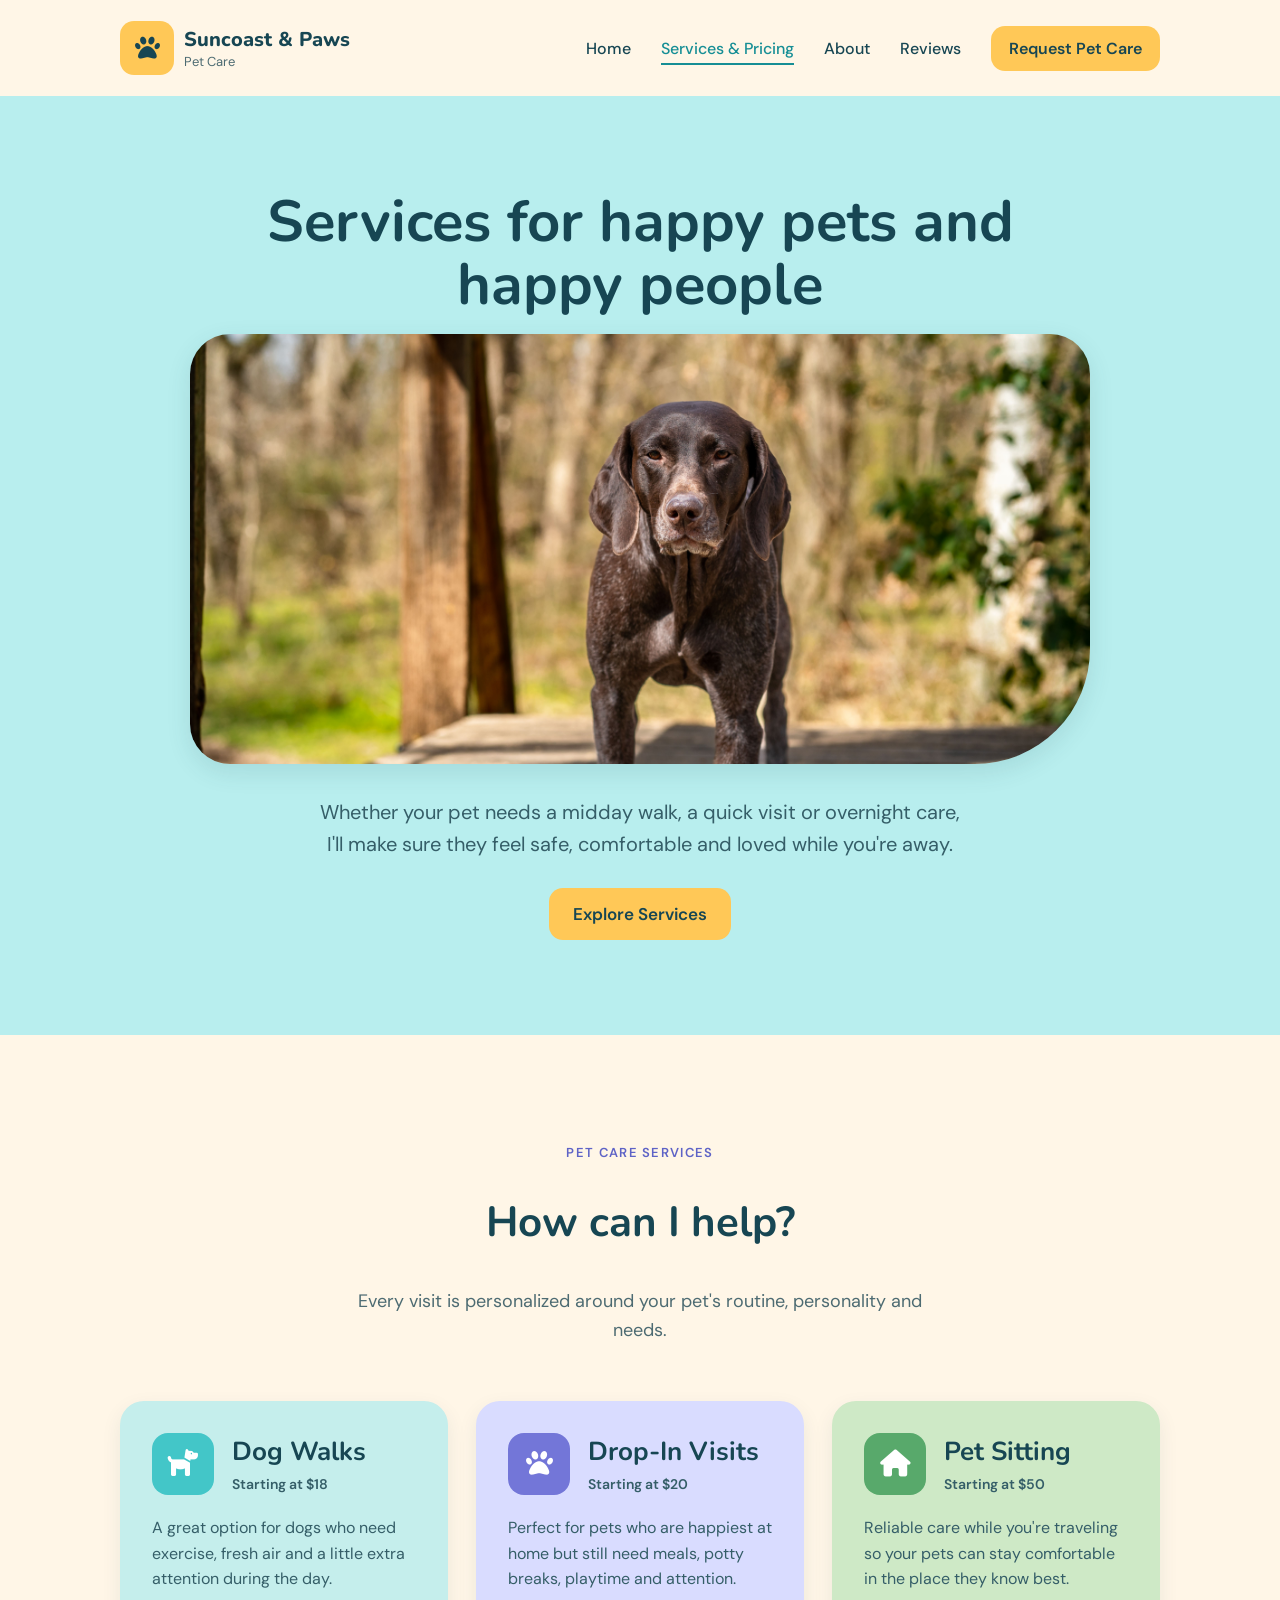
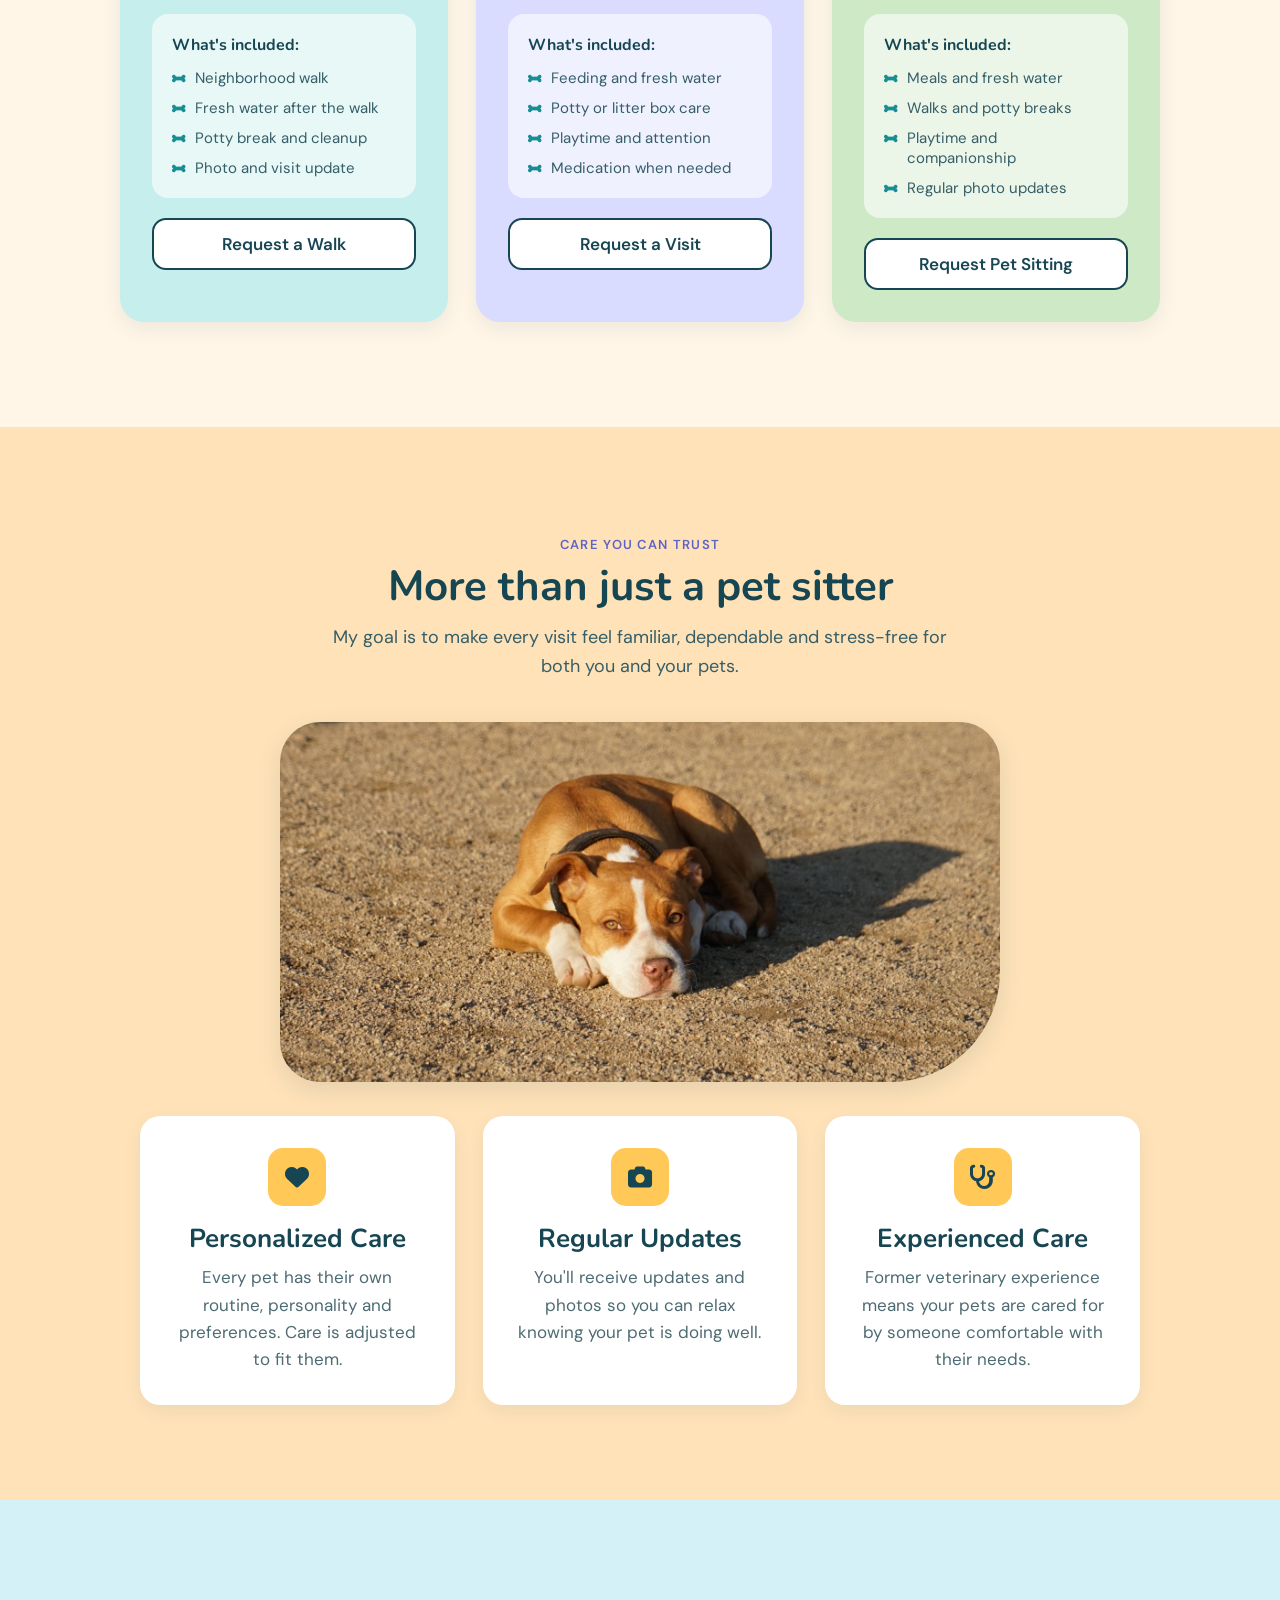
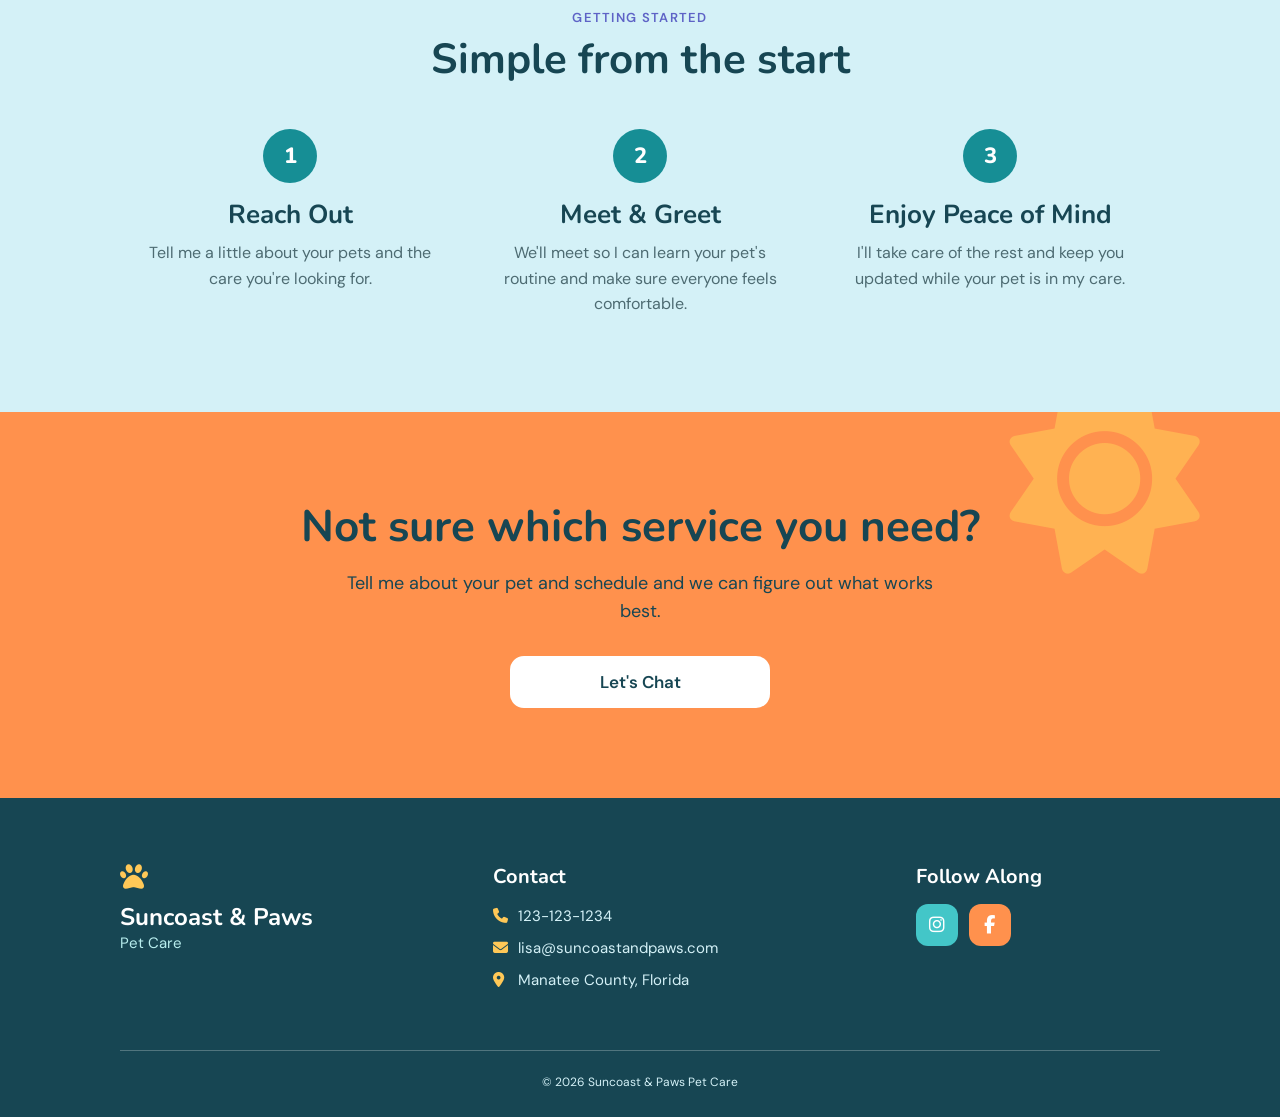
<file: services.html>
<!DOCTYPE html>
<html lang="en">

<head>
    <meta charset="UTF-8">
    <meta name="viewport" content="width=device-width, initial-scale=1.0">
    <title>Services & Pricing - Suncoast & Paws Pet Care</title>
    <meta name="description"
        content="Explore dog walking, drop-in visits and pet sitting services from Suncoast & Paws Pet Care in Manatee County, Florida.">
    <link rel="preconnect" href="https://fonts.googleapis.com">
    <link rel="preconnect" href="https://fonts.gstatic.com" crossorigin>
    <link
        href="https://fonts.googleapis.com/css2?family=DM+Sans:wght@400;500;600&amp;family=Nunito:wght@700;800&amp;display=swap"
        rel="stylesheet">
    <link rel="stylesheet" href="https://cdnjs.cloudflare.com/ajax/libs/font-awesome/6.7.2/css/all.min.css">
    <link rel="stylesheet" href="styles.css">
</head>

<body>
    <header class="suncoast-header">
        <div class="brand-area">
            <div class="logo-box">
                <i class="fa-solid fa-paw"></i>
            </div>
            <div class="brand-name">
                <span>Suncoast &amp; Paws</span>
                <small>Pet Care</small>
            </div>
        </div>
        <nav class="main-nav" id="main-navigation" aria-label="Main navigation">
            <a href="index.html">Home</a>
            <a href="services.html" aria-current="page">Services &amp; Pricing</a>
            <a href="about.html">About</a>
            <a href="reviews.html">Reviews</a>
            <a href="contact.html" class="nav-contact">Request Pet Care</a>
        </nav>
        <button class="menu-button" type="button" aria-label="Open navigation" aria-controls="main-navigation"
            aria-expanded="false">
            <i class="fa-solid fa-bars"></i>
        </button>
    </header>

    <main>
        <section class="svc-hero">
            <h1>Services for happy pets and happy people</h1>
            <div class="svc-hero-photo">
                <img src="images/serviceshero.jpg" alt="Happy dog outside">
            </div>
            <p>Whether your pet needs a midday walk, a quick visit or overnight care, I'll make sure they feel safe,
                comfortable and loved while you're away.</p>
            <a href="#svc-options" class="svc-hero-button">Explore Services</a>
        </section>

        <section class="svc-options" id="svc-options">
            <p class="svc-small-heading">PET CARE SERVICES</p>
            <h2>How can I help?</h2>
            <p class="svc-section-intro">Every visit is personalized around your pet's routine, personality and needs.
            </p>
            <article class="svc-detail-card svc-walk">
                <div class="svc-card-top">
                    <div class="svc-icon svc-walk-icon">
                        <i class="fa-solid fa-dog"></i>
                    </div>
                    <div>
                        <h3>Dog Walks</h3>
                        <span class="svc-price">Starting at $18</span>
                    </div>
                </div>
                <p class="svc-description">A great option for dogs who need exercise, fresh air and a little extra
                    attention during the day.</p>
                <div class="svc-included">
                    <h4>What's included:</h4>
                    <ul>
                        <li>
                            <i class="fa-solid fa-bone"></i>
                            Neighborhood walk
                        </li>
                        <li>
                            <i class="fa-solid fa-bone"></i>
                            Fresh water after the walk
                        </li>
                        <li>
                            <i class="fa-solid fa-bone"></i>
                            Potty break and cleanup
                        </li>
                        <li>
                            <i class="fa-solid fa-bone"></i>
                            Photo and visit update
                        </li>
                    </ul>
                </div>
                <a href="contact.html" class="svc-card-button">Request a Walk</a>
            </article>
            <article class="svc-detail-card svc-dropin">
                <div class="svc-card-top">
                    <div class="svc-icon svc-dropin-icon">
                        <i class="fa-solid fa-paw"></i>
                    </div>
                    <div>
                        <h3>Drop-In Visits</h3>
                        <span class="svc-price">Starting at $20</span>
                    </div>
                </div>
                <p class="svc-description">Perfect for pets who are happiest at home but still need meals, potty breaks,
                    playtime and attention.
                </p>
                <div class="svc-included">
                    <h4>What's included:</h4>
                    <ul>
                        <li>
                            <i class="fa-solid fa-bone"></i>
                            Feeding and fresh water
                        </li>
                        <li>
                            <i class="fa-solid fa-bone"></i>
                            Potty or litter box care
                        </li>
                        <li>
                            <i class="fa-solid fa-bone"></i>
                            Playtime and attention
                        </li>
                        <li>
                            <i class="fa-solid fa-bone"></i>
                            Medication when needed
                        </li>
                    </ul>
                </div>
                <a href="contact.html" class="svc-card-button">Request a Visit</a>
            </article>
            <article class="svc-detail-card svc-sitting">
                <div class="svc-card-top">
                    <div class="svc-icon svc-sitting-icon">
                        <i class="fa-solid fa-house"></i>
                    </div>
                    <div>
                        <h3>Pet Sitting</h3>
                        <span class="svc-price">Starting at $50</span>
                    </div>
                </div>
                <p class="svc-description">Reliable care while you're traveling so your pets can stay comfortable in the
                    place they know best.</p>
                <div class="svc-included">
                    <h4>What's included:</h4>
                    <ul>
                        <li>
                            <i class="fa-solid fa-bone"></i>
                            Meals and fresh water
                        </li>
                        <li>
                            <i class="fa-solid fa-bone"></i>
                            Walks and potty breaks
                        </li>
                        <li>
                            <i class="fa-solid fa-bone"></i>
                            Playtime and companionship
                        </li>
                        <li>
                            <i class="fa-solid fa-bone"></i>
                            Regular photo updates
                        </li>
                    </ul>
                </div>
                <a href="contact.html" class="svc-card-button">Request Pet Sitting</a>
            </article>
        </section>

        <section class="svc-trust">
            <p class="svc-small-heading">CARE YOU CAN TRUST</p>
            <h2>More than just a pet sitter</h2>
            <p class="svc-trust-intro">My goal is to make every visit feel familiar, dependable and stress-free for both
                you and your pets.</p>
            <div class="svc-trust-photo">
                <img src="images/trustphoto.jpg" alt="Dog laying down">
            </div>
            <div class="svc-trust-grid">
                <div class="svc-trust-item">
                    <div class="svc-trust-icon">
                        <i class="fa-solid fa-heart"></i>
                    </div>
                    <h3>Personalized Care</h3>
                    <p>Every pet has their own routine, personality and preferences. Care is adjusted to fit them.</p>
                </div>
                <div class="svc-trust-item">
                    <div class="svc-trust-icon">
                        <i class="fa-solid fa-camera"></i>
                    </div>
                    <h3>Regular Updates</h3>
                    <p>You'll receive updates and photos so you can relax knowing your pet is doing well.</p>
                </div>
                <div class="svc-trust-item">
                    <div class="svc-trust-icon">
                        <i class="fa-solid fa-stethoscope"></i>
                    </div>
                    <h3>Experienced Care</h3>
                    <p>Former veterinary experience means your pets are cared for by someone comfortable with their
                        needs.</p>
                </div>
            </div>
        </section>

        <section class="svc-process">
            <p class="svc-small-heading">GETTING STARTED</p>
            <h2>Simple from the start</h2>
            <div class="svc-process-grid">
                <div class="svc-step">
                    <span class="svc-step-number">1</span>
                    <h3>Reach Out</h3>
                    <p>Tell me a little about your pets and the care you're looking for.</p>
                </div>
                <div class="svc-step">
                    <span class="svc-step-number">2</span>
                    <h3>Meet &amp; Greet</h3>
                    <p>We'll meet so I can learn your pet's routine and make sure everyone feels comfortable.</p>
                </div>
                <div class="svc-step">
                    <span class="svc-step-number">3</span>
                    <h3>Enjoy Peace of Mind</h3>
                    <p>I'll take care of the rest and keep you updated while your pet is in my care.</p>
                </div>
            </div>
        </section>

        <section class="svc-contact">
            <div class="svc-contact-sun">
                <i class="fa-solid fa-sun"></i>
            </div>
            <h2>Not sure which service you need?</h2>
            <p>Tell me about your pet and schedule and we can figure out what works best.</p>
            <a href="contact.html" class="svc-contact-button">Let's Chat</a>
        </section>
    </main>

    <footer class="site-footer">
        <div class="footer-brand">
            <i class="fa-solid fa-paw"></i>
            <strong>Suncoast &amp; Paws</strong>
            <span>Pet Care</span>
        </div>
        <div class="footer-area">
            <h3>Contact</h3>
            <p><i class="fa-solid fa-phone"></i><a href="tel:1231231234">123-123-1234</a></p>
            <p><i class="fa-solid fa-envelope"></i><a
                    href="mailto:lisa@suncoastandpaws.com">lisa@suncoastandpaws.com</a></p>
            <p><i class="fa-solid fa-location-dot"></i>Manatee County, Florida</p>
        </div>
        <div class="footer-area">
            <h3>Follow Along</h3>
            <div class="social-icons">
                <a href="#" aria-label="Instagram"><i class="fa-brands fa-instagram"></i></a>
                <a href="#" aria-label="Facebook"><i class="fa-brands fa-facebook-f"></i></a>
            </div>
        </div>
        <div class="footer-bottom">
            <p>© 2026 Suncoast &amp; Paws Pet Care</p>
        </div>
    </footer>

    <script src="script.js"></script>

</body>

</html>
</file>
<file: styles.css>
/* General Page Styles */

* {
    box-sizing: border-box;
}

html {
    scroll-behavior: smooth;
}

body {
    margin: 0;
    background-color: #FFF6E7;
    color: #174653;
    font-family: "DM Sans", sans-serif;
    font-size: 16px;
}

h1,
h2,
h3 {
    font-family: "Nunito", sans-serif;
    margin-top: 0;
    color: #174653;
}

h1 {
    font-size: 38px;
    line-height: 1.08;
}

h2 {
    font-size: 30px;
    line-height: 1.15;
}

h3 {
    font-size: 22px;
}

p {
    line-height: 1.6;
}

a {
    color: inherit;
    text-decoration: none;
}

.sr-only {
    position: absolute;
    width: 1px;
    height: 1px;
    padding: 0;
    margin: -1px;
    overflow: hidden;
    clip: rect(0, 0, 0, 0);
    white-space: nowrap;
    border: 0;
}

/* Header */

.suncoast-header {
    height: 78px;
    padding: 12px 20px;
    background-color: #FFF6E7;
    display: flex;
    align-items: center;
    justify-content: space-between;
    position: relative;
    z-index: 1000;
}

.brand-area {
    display: flex;
    align-items: center;
    gap: 10px;
}

.main-nav {
    display: none;
}

.logo-box {
    width: 46px;
    height: 46px;
    background-color: #FFC857;
    border-radius: 14px;
    display: flex;
    align-items: center;
    justify-content: center;
    font-size: 21px;
    color: #174653;
}

.brand-name {
    display: flex;
    flex-direction: column;
}

.brand-name span {
    font-family: "Nunito", sans-serif;
    font-size: 16px;
    font-weight: 800;
}

.brand-name small {
    font-size: 12px;
    color: #4D6B72;
}

.menu-button {
    border: none;
    background: none;
    color: #174653;
    font-size: 24px;
    padding: 8px;
}

/* Mobile Nav */

.main-nav.nav-open {
    display: flex;
    flex-direction: column;
    position: absolute;
    top: 78px;
    left: 0;
    right: 0;
    background-color: #FFF6E7;
    padding: 18px 22px 24px;
    gap: 4px;
    box-shadow: 0 8px 18px rgba(23, 70, 83, .12);
}

.main-nav.nav-open a {
    padding: 12px;
    border-radius: 10px;
}

.main-nav.nav-open a:hover {
    background-color: #D4F1F7;
}

.main-nav.nav-open .nav-contact {
    background-color: #FFC857;
    text-align: center;
    margin-top: 5px;
}

.main-nav.nav-open a[aria-current="page"] {
    background-color: #D4F1F7;
    font-weight: 600;
}

.main-nav.nav-open .nav-contact[aria-current="page"] {
    background-color: #FFB627;
}

/* Hero */

.welcome-section {
    background-color: #B8EEEE;
    padding: 48px 22px 42px;
    text-align: center;
    position: relative;
    overflow: hidden;
}

.florida-label {
    display: inline-flex;
    align-items: center;
    gap: 7px;
    background-color: #FFFFFF;
    border-radius: 50px;
    padding: 8px 13px;
    margin-bottom: 18px;
    color: #355E68;
    font-size: 12px;
    font-weight: 600;
    text-transform: uppercase;
    letter-spacing: .5px;
}

.florida-label i {
    color: #FFB627;
}

.welcome-section h1 {
    max-width: 350px;
    margin: 0 auto 16px;
}

.hero-text {
    max-width: 350px;
    margin: 0 auto 28px;
    color: #355E68;
    font-size: 17px;
}

.hero-photo {
    height: 285px;
    max-width: 360px;
    margin: 0 auto 24px;
}

.hero-photo img {
    width: 100%;
    height: 100%;
    object-fit: cover;
    border-radius: 28px 28px 70px 28px;
    box-shadow: 0 8px 25px rgba(23, 70, 83, .12);
}

.hero-buttons {
    display: flex;
    flex-direction: column;
    gap: 12px;
    max-width: 360px;
    margin: auto;
}

.main-button,
.outline-button {
    width: 100%;
    padding: 14px 20px;
    border-radius: 14px;
    font-weight: 600;
    font-size: 16px;
}

.main-button {
    background-color: #FFC857;
    color: #174653;
}

.outline-button {
    background-color: #FFFFFF;
    border: 2px solid #174653;
}

/* Services */

.services-section {
    padding: 58px 22px 60px;
    background-color: #FFF6E7;
}

.small-heading {
    margin-bottom: 7px;
    text-align: center;
    font-size: 13px;
    font-weight: 600;
    letter-spacing: 1.3px;
    color: #5E63C6;
}

.services-section h2,
.review-section h2 {
    text-align: center;
    margin-bottom: 12px;
}

.section-intro {
    text-align: center;
    color: #4D6B72;
    margin: 0 auto 32px;
    max-width: 340px;
}

.care-card {
    padding: 24px;
    border-radius: 22px;
    margin-bottom: 18px;
    box-shadow: 0 6px 18px rgba(23, 70, 83, .07);
}

/* Dog Walking Card */

.walk-card {
    background-color: #C5EEEC;
}

/* Drop in Card */

.dropin-card {
    background-color: #D9DCFF;
}

/* Pet Sitting Card */

.sitting-card {
    background-color: #CEE9C6;
}

.service-icon {
    width: 50px;
    height: 50px;
    border-radius: 15px;
    display: flex;
    align-items: center;
    justify-content: center;
    margin-bottom: 18px;
    font-size: 22px;
    color: #FFFFFF;
}

/* Icon Colors */

.walk-card .service-icon {
    background-color: #43C6C8;
}

.dropin-card .service-icon {
    background-color: #7376D8;
}

.sitting-card .service-icon {
    background-color: #58A96B;
}

.care-card h3 {
    margin-bottom: 9px;
}

.care-card p {
    color: #355E68;
    margin-bottom: 16px;
}

.care-card strong {
    font-size: 15px;
    color: #174653;
}

.services-link {
    margin-top: 28px;
    min-height: 50px;
    border-radius: 14px;
    border: 2px solid #174653;
    display: flex;
    align-items: center;
    justify-content: center;
    gap: 9px;
    font-weight: 600;
    background-color: #FFFFFF;
}

/* Lisa */

.meet-section {
    position: relative;
    overflow: hidden;
    padding: 60px 22px;
    text-align: center;
    background-color: #FFE2B8;
}

.meet-section .small-heading {
    color: #5E63C6;
}

.lisa-photo {
    width: 215px;
    height: 245px;
    margin: 0 auto 30px;
}

.lisa-photo img {
    width: 100%;
    height: 100%;
    object-fit: cover;
    border-radius: 70px 28px 28px 28px;
    box-shadow: 0 8px 25px rgba(23, 70, 83, .12);
}

.meet-section h2 {
    margin-bottom: 14px;
}

.meet-section>p:not(.small-heading) {
    color: #355E68;
    max-width: 350px;
    margin: 0 auto 24px;
}

.about-button {
    display: block;
    background-color: #FFFFFF;
    border-radius: 14px;
    padding: 14px 20px;
    font-weight: 600;
    max-width: 350px;
    margin: auto;
}

/* Reviews */

.review-section {
    padding: 60px 22px;
    background-color: #D4F1F7;
}

.review-section .small-heading {
    color: #168E95;
}

.review-section h2 {
    margin-bottom: 30px;
}

.review-card {
    background-color: #FFFFFF;
    border-radius: 22px;
    padding: 25px 21px;
    margin-bottom: 20px;
    text-align: center;
    box-shadow: 0 7px 20px rgba(23, 70, 83, .09);
}

.client-photo {
    height: 72px;
    width: 72px;
    border-radius: 50%;
    overflow: hidden;
    margin: 0 auto 13px;
    box-shadow: 0 4px 12px rgba(23, 70, 83, .10);
}

.client-photo img {
    width: 100%;
    height: 100%;
    object-fit: cover;
    display: block;
}

.stars {
    color: #FFB627;
    font-size: 19px;
    letter-spacing: 2px;
    margin-bottom: 11px;
}

.review-card p {
    margin: 0 auto 14px;
    color: #4D6B72;
}

.review-card strong {
    font-size: 14px;
}

.review-button {
    display: block;
    text-align: center;
    border: 2px solid #174653;
    border-radius: 14px;
    padding: 14px 20px;
    margin-top: 28px;
    font-weight: 600;
    background-color: #FFFFFF;
}

/* Contact */

.contact-section {
    margin: 0;
    padding: 55px 22px;
    position: relative;
    overflow: hidden;
    background-color: #FF914D;
}

.contact-section h2 {
    max-width: 290px;
    margin-bottom: 13px;
    color: #174653;
}

.contact-section p {
    max-width: 330px;
    margin-bottom: 25px;
    color: #174653;
}

.contact-button {
    display: block;
    width: 100%;
    padding: 14px 20px;
    background-color: #FFFFFF;
    border-radius: 14px;
    text-align: center;
    font-weight: 600;
}

.contact-sun {
    position: absolute;
    font-size: 100px;
    color: rgba(255, 200, 87, .60);
    right: -20px;
    top: -18px;
}

/* Footer */

.site-footer {
    background-color: #174653;
    color: #FFFFFF;
    padding: 46px 22px 20px;
}

.footer-brand {
    display: flex;
    flex-direction: column;
    margin-bottom: 34px;
}

.footer-brand i {
    color: #FFC857;
    font-size: 24px;
    margin-bottom: 10px;
}

.footer-brand strong {
    font-family: "Nunito", sans-serif;
    font-size: 21px;
}

.footer-brand span {
    color: #B8EEEE;
    font-size: 14px;
}

.footer-area {
    margin-bottom: 30px;
}

.footer-area h3 {
    font-size: 18px;
    margin-bottom: 14px;
    color: #FFFFFF;
}

.footer-area p {
    color: #D4F1F7;
    font-size: 14px;
    margin: 8px 0;
}

.footer-area p i {
    width: 25px;
    color: #FFC857;
}

.social-icons {
    display: flex;
    gap: 11px;
}

.social-icons a {
    height: 42px;
    width: 42px;
    border-radius: 12px;
    background-color: #43C6C8;
    color: #FFFFFF;
    display: flex;
    align-items: center;
    justify-content: center;
    font-size: 18px;
}

.social-icons a:last-child {
    background-color: #FF914D;
}

.footer-bottom {
    border-top: 1px solid rgba(255, 255, 255, .25);
    padding-top: 18px;
    margin-top: 35px;
    display: flex;
    justify-content: center;
    align-items: center;
    gap: 9px;
    text-align: center;
}

.footer-bottom p {
    margin: 0;
    font-size: 12px;
    color: #D4F1F7;
}

/* Hovers */

a,
button,
.care-card,
.review-card,
.hero-photo,
.lisa-photo,
.service-icon {
    transition: all 0.25s ease;
}

.main-button:hover {
    background-color: #FFB627;
    transform: translateY(-2px);
    box-shadow: 0 6px 14px rgba(23, 70, 83, .15);
}

.outline-button:hover,
.services-link:hover,
.review-button:hover,
.about-button:hover,
.contact-button:hover {
    background-color: #174653;
    color: #FFFFFF;
    transform: translateY(-2px);
    box-shadow: 0 6px 14px rgba(23, 70, 83, .15);
}

.services-link i {
    transition: transform 0.25s ease;
}

.services-link:hover i {
    transform: translateX(5px);
}

.care-card:hover {
    transform: translateY(-6px);
    box-shadow: 0 12px 25px rgba(23, 70, 83, .13);
}

.care-card:hover .service-icon {
    transform: scale(1.08);
}

.review-card:hover {
    transform: translateY(-5px);
    box-shadow: 0 12px 26px rgba(23, 70, 83, .14);
}

.hero-photo:hover,
.lisa-photo:hover {
    transform: translateY(-4px);
}

.menu-button:hover {
    background-color: rgba(23, 70, 83, .08);
}

.social-icons a:hover {
    transform: translateY(-3px);
    box-shadow: 0 5px 12px rgba(0, 0, 0, .18);
}


/* ----- Services Page ----- */


/* Services Hero */

.svc-hero {
    background-color: #B8EEEE;
    padding: 60px 22px;
    text-align: center;
}

.svc-hero h1 {
    max-width: 390px;
    margin: 0 auto 18px;
}

.svc-hero-photo {
    width: 100%;
    height: 240px;
    margin: 0 auto 25px;
    transition: transform 0.25s ease;
}

.svc-hero-photo img {
    width: 100%;
    height: 100%;
    object-fit: cover;
    border-radius: 28px 28px 75px 28px;
    box-shadow: 0 8px 25px rgba(23, 70, 83, .12);
}

.svc-hero-photo:hover {
    transform: translateY(-4px);
}

.svc-hero p {
    max-width: 380px;
    margin: 0 auto 28px;
    color: #355E68;
    font-size: 17px;
}

.svc-hero-button {
    display: inline-block;
    background-color: #FFC857;
    padding: 14px 22px;
    border-radius: 14px;
    font-weight: 600;
    transition: .25s ease;
}

.svc-hero-button:hover {
    background-color: #FFB627;
    transform: translateY(-2px);
    box-shadow: 0 6px 14px rgba(23, 70, 83, .14);
}

/* Services Area */

.svc-options {
    padding: 60px 22px;
    background-color: #FFF6E7;
}

.svc-small-heading {
    margin-bottom: 7px;
    text-align: center;
    color: #5E63C6;
    font-size: 13px;
    font-weight: 600;
    letter-spacing: 1.3px;
}

.svc-options h2,
.svc-trust h2,
.svc-process h2 {
    text-align: center;
    margin-bottom: 12px;
}

.svc-section-intro {
    max-width: 360px;
    margin: 0 auto 34px;
    text-align: center;
    color: #4D6B72;
}

/* Service Cards */

.svc-detail-card {
    padding: 25px;
    margin-bottom: 22px;
    border-radius: 24px;
    box-shadow: 0 7px 20px rgba(23, 70, 83, .08);
    transition: transform .25s ease,
        box-shadow .25s ease;
}

.svc-detail-card:hover {
    transform: translateY(-5px);
    box-shadow: 0 12px 26px rgba(23, 70, 83, .13);
}

.svc-walk {
    background-color: #C5EEEC;
}

.svc-dropin {
    background-color: #D9DCFF;
}

.svc-sitting {
    background-color: #CEE9C6;
}

.svc-card-top {
    display: flex;
    align-items: center;
    gap: 16px;
    margin-bottom: 20px;
}

.svc-icon {
    width: 56px;
    height: 56px;
    flex-shrink: 0;
    border-radius: 16px;
    display: flex;
    align-items: center;
    justify-content: center;
    color: #FFFFFF;
    font-size: 24px;
}

.svc-walk-icon {
    background-color: #43C6C8;
}

.svc-dropin-icon {
    background-color: #7376D8;
}

.svc-sitting-icon {
    background-color: #58A96B;
}

.svc-card-top h3 {
    margin-bottom: 3px;
}

.svc-price {
    color: #355E68;
    font-size: 14px;
    font-weight: 600;
}

.svc-description {
    color: #355E68;
    margin-bottom: 22px;
}

.svc-included {
    background-color: rgba(255, 255, 255, .60);
    border-radius: 16px;
    padding: 18px;
    margin-bottom: 20px;
}

.svc-included h4 {
    margin: 0 0 12px;
    font-family: "Nunito", sans-serif;
    font-size: 16px;
    color: #174653;
}

.svc-included ul {
    list-style: none;
    padding: 0;
    margin: 0;
}

.svc-included li {
    display: flex;
    align-items: flex-start;
    gap: 9px;
    margin-bottom: 10px;
    color: #355E68;
    font-size: 15px;
}

.svc-included li:last-child {
    margin-bottom: 0;
}

.svc-included li i {
    margin-top: 5px;
    color: #168E95;
    font-size: 12px;
}

.svc-card-button {
    display: block;
    background-color: #FFFFFF;
    border: 2px solid #174653;
    border-radius: 14px;
    padding: 13px 18px;
    text-align: center;
    font-weight: 600;
    transition: .25s ease;
}

.svc-card-button:hover {
    background-color: #174653;
    color: #FFFFFF;
    transform: translateY(-2px);
}

/* Trust Area */

.svc-trust {
    padding: 60px 22px;
    background-color: #FFE2B8;
}

.svc-trust-intro {
    max-width: 370px;
    margin: 0 auto 32px;
    text-align: center;
    color: #355E68;
}

.svc-trust-photo {
    max-width: 360px;
    height: 230px;
    margin: 0 auto 28px;
    transition: transform 0.25s ease;
}

.svc-trust-photo img {
    width: 100%;
    height: 100%;
    object-fit: cover;
    border-radius: 28px 28px 75px 28px;
    box-shadow: 0 8px 25px rgba(23, 70, 83, .12);
}

.svc-trust-photo:hover {
    transform: translateY(-4px);
}

.svc-trust-item {
    background-color: #FFFFFF;
    padding: 24px;
    border-radius: 20px;
    margin-bottom: 18px;
    text-align: center;
    box-shadow: 0 6px 18px rgba(23, 70, 83, .07);
}

.svc-trust-icon {
    width: 52px;
    height: 52px;
    margin: 0 auto 15px;
    border-radius: 15px;
    display: flex;
    align-items: center;
    justify-content: center;
    background-color: #FFC857;
    color: #174653;
    font-size: 21px;
}

.svc-trust-item h3 {
    margin-bottom: 8px;
}

.svc-trust-item p {
    margin: 0;
    color: #4D6B72;
}

/* How It Works */

.svc-process {
    padding: 60px 22px;
    background-color: #D4F1F7;
}

.svc-process h2 {
    margin-bottom: 32px;
}

.svc-step {
    text-align: center;
    margin-bottom: 32px;
}

.svc-step:last-child {
    margin-bottom: 0;
}

.svc-step-number {
    width: 48px;
    height: 48px;
    margin: 0 auto 14px;
    border-radius: 50%;
    background-color: #168E95;
    color: #FFFFFF;
    display: flex;
    align-items: center;
    justify-content: center;
    font-family: "Nunito", sans-serif;
    font-size: 20px;
    font-weight: 800;
}

.svc-step h3 {
    margin-bottom: 8px;
}

.svc-step p {
    max-width: 330px;
    margin: auto;
    color: #4D6B72;
}

/* Contact */

.svc-contact {
    position: relative;
    overflow: hidden;
    padding: 58px 22px;
    background-color: #FF914D;
}

.svc-contact h2 {
    max-width: 330px;
    margin-bottom: 13px;
}

.svc-contact p {
    max-width: 350px;
    margin-bottom: 25px;
}

.svc-contact-button {
    display: block;
    width: 100%;
    padding: 14px 20px;
    background-color: #FFFFFF;
    border-radius: 14px;
    text-align: center;
    font-weight: 600;
    transition: .25s ease;
}

.svc-contact-button:hover {
    background-color: #174653;
    color: #FFFFFF;
    transform: translateY(-2px);
}

.svc-contact-sun {
    position: absolute;
    right: -20px;
    top: -18px;
    color: rgba(255, 200, 87, .60);
    font-size: 100px;
}


/* ----- About Page ----- */


.abt-small-heading {
    margin-bottom: 7px;
    text-align: center;
    font-size: 13px;
    font-weight: 600;
    letter-spacing: 1.3px;
    color: #5E63C6;
}

/* About Hero */

.abt-hero {
    padding: 55px 22px 60px;
    background-color: #B8EEEE;
    text-align: center;
}

.abt-hero h1 {
    margin-bottom: 25px;
}

.abt-hero-photo {
    max-width: 360px;
    height: 300px;
    margin: 0 auto 26px;
    transition: transform .25s ease;
}

.abt-hero-photo:hover {
    transform: translateY(-4px);
}

.abt-hero-photo img {
    width: 100%;
    height: 100%;
    object-fit: cover;
    border-radius: 28px 28px 75px 28px;
    box-shadow: 0 8px 25px rgba(23, 70, 83, .12);
}

.abt-hero>p:not(.abt-small-heading) {
    max-width: 390px;
    margin: 0 auto;
    color: #355E68;
    font-size: 17px;
}

/* Story */

.abt-story {
    padding: 60px 22px;
    background-color: #FFF6E7;
}

.abt-story-photo {
    max-width: 340px;
    height: 280px;
    margin: 0 auto 32px;
    transition: transform .25s ease;
}

.abt-story-photo:hover {
    transform: translateY(-4px);
}

.abt-story-photo img {
    width: 100%;
    height: 100%;
    object-fit: cover;
    border-radius: 70px 28px 28px 28px;
    box-shadow: 0 8px 25px rgba(23, 70, 83, .10);
}

.abt-story-content {
    max-width: 500px;
    margin: auto;
    text-align: center;
}

.abt-story-content h2 {
    margin-bottom: 18px;
}

.abt-story-content p:not(.abt-small-heading) {
    color: #4D6B72;
    margin: 0 0 16px;
}

.abt-story-content p:last-child {
    margin-bottom: 0;
}

/* Values */

.abt-values {
    padding: 60px 22px;
    background-color: #FFE2B8;
}

.abt-values h2 {
    text-align: center;
    margin-bottom: 12px;
}

.abt-values-intro {
    max-width: 370px;
    margin: 0 auto 32px;
    text-align: center;
    color: #4D6B72;
}

.abt-value-card {
    padding: 25px 22px;
    margin-bottom: 18px;
    background-color: #FFFFFF;
    border-radius: 22px;
    text-align: center;
    box-shadow: 0 6px 18px rgba(23, 70, 83, .07);
    transition: transform .25s ease, box-shadow .25s ease;
}

.abt-value-card:hover {
    transform: translateY(-5px);
    box-shadow: 0 12px 25px rgba(23, 70, 83, .12);
}

.abt-value-card:last-child {
    margin-bottom: 0;
}

.abt-value-icon {
    width: 54px;
    height: 54px;
    margin: 0 auto 16px;
    border-radius: 16px;
    background-color: #FFC857;
    display: flex;
    align-items: center;
    justify-content: center;
    color: #174653;
    font-size: 22px;
}

.abt-value-card h3 {
    margin-bottom: 8px;
}

.abt-value-card p {
    margin: 0;
    color: #4D6B72;
}

/* Contact */

.abt-contact {
    position: relative;
    overflow: hidden;
    padding: 58px 22px;
    background-color: #FF914D;
}

.abt-contact h2 {
    max-width: 330px;
    margin-bottom: 13px;
}

.abt-contact p {
    max-width: 350px;
    margin-bottom: 25px;
}

.abt-contact-button {
    display: block;
    width: 100%;
    padding: 14px 20px;
    background-color: #FFFFFF;
    border-radius: 14px;
    text-align: center;
    font-weight: 600;
    transition: .25s ease;
}

.abt-contact-button:hover {
    background-color: #174653;
    color: #FFFFFF;
    transform: translateY(-2px);
}

.abt-contact-sun {
    position: absolute;
    right: -20px;
    top: -18px;
    color: rgba(255, 200, 87, .60);
    font-size: 100px;
}


/* ----- Reviews Page ----- */


.rev-small-heading {
    margin-bottom: 7px;
    text-align: center;
    font-size: 13px;
    font-weight: 600;
    letter-spacing: 1.3px;
    color: #5E63C6;
}

/* Reviews Hero */

.rev-hero {
    padding: 55px 22px 60px;
    background-color: #D9DCFF;
    text-align: center;
}

.rev-hero h1 {
    max-width: 390px;
    margin: 0 auto 25px;
}

.rev-hero-photo {
    max-width: 360px;
    height: 280px;
    margin: 0 auto 26px;
    transition: transform .25s ease;
}

.rev-hero-photo:hover {
    transform: translateY(-4px);
}

.rev-hero-photo img {
    width: 100%;
    height: 100%;
    object-fit: cover;
    border-radius: 28px 28px 75px 28px;
    box-shadow: 0 8px 25px rgba(23, 70, 83, .12);
}

.rev-hero>p:not(.rev-small-heading) {
    max-width: 390px;
    margin: 0 auto;
    color: #355E68;
    font-size: 17px;
}

/* Main Reviews */

.rev-main {
    padding: 60px 22px;
    background-color: #FFF6E7;
}

.rev-main h2 {
    text-align: center;
    margin-bottom: 32px;
}

.rev-featured {
    max-width: 600px;
    margin: 0 auto 24px;
    padding: 26px 22px;
    background-color: #FFFFFF;
    border-radius: 24px;
    box-shadow: 0 7px 20px rgba(23, 70, 83, .09);
}

.rev-featured-top {
    display: flex;
    align-items: center;
    gap: 14px;
    margin-bottom: 20px;
}

.rev-featured-photo {
    width: 68px;
    height: 68px;
    flex-shrink: 0;
    border-radius: 50%;
    overflow: hidden;
}

.rev-featured-photo img {
    width: 100%;
    height: 100%;
    object-fit: cover;
}

.rev-stars {
    color: #FFB627;
    font-size: 18px;
    letter-spacing: 2px;
}

.rev-featured blockquote {
    margin: 0 0 18px;
    color: #355E68;
    font-size: 17px;
    line-height: 1.7;
}

.rev-featured cite {
    color: #174653;
    font-style: normal;
    font-weight: 600;
}

.rev-card {
    position: relative;
    padding: 26px 22px;
    margin-bottom: 18px;
    border-radius: 22px;
    box-shadow: 0 6px 18px rgba(23, 70, 83, .07);
    transition: transform .25s ease, box-shadow .25s ease;
}

.rev-card:hover {
    transform: translateY(-5px);
    box-shadow: 0 12px 25px rgba(23, 70, 83, .12);
}

.rev-card-blue {
    background-color: #C5EEEC;
}

.rev-card-peach {
    background-color: #FFE2B8;
}

.rev-card-green {
    background-color: #CEE9C6;
}

.rev-card-lavender {
    background-color: #D9DCFF;
}

.rev-quote-icon {
    position: absolute;
    right: 20px;
    top: 18px;
    color: rgba(23, 70, 83, .15);
    font-size: 34px;
}

.rev-card .rev-stars {
    margin-bottom: 13px;
}

.rev-card p {
    margin: 0 0 17px;
    color: #355E68;
}

.rev-card strong {
    font-size: 14px;
}

/* Pet Gallery */

.rev-gallery {
    padding: 60px 22px;
    background-color: #D4F1F7;
}

.rev-gallery h2 {
    text-align: center;
    margin-bottom: 12px;
}

.rev-gallery-intro {
    max-width: 380px;
    margin: 0 auto 32px;
    text-align: center;
    color: #4D6B72;
}

.rev-photo-grid {
    display: grid;
    grid-template-columns: 1fr 1fr;
    gap: 12px;
}

.rev-pet-photo {
    height: 190px;
    overflow: hidden;
    border-radius: 22px;
    box-shadow: 0 6px 18px rgba(23, 70, 83, .09);
}

.rev-pet-photo-last {
    grid-column: 1 / -1;
    height: 220px;
}

.rev-pet-photo img {
    width: 100%;
    height: 100%;
    object-fit: cover;
    transition: transform .25s ease;
}

.rev-pet-photo:hover img {
    transform: scale(1.03);
}

/* Reviews Contact */

.rev-contact {
    position: relative;
    overflow: hidden;
    padding: 58px 22px;
    background-color: #FF914D;
}

.rev-contact h2 {
    max-width: 340px;
    margin-bottom: 13px;
}

.rev-contact p {
    max-width: 360px;
    margin-bottom: 25px;
}

.rev-contact-button {
    display: block;
    width: 100%;
    padding: 14px 20px;
    background-color: #FFFFFF;
    border-radius: 14px;
    text-align: center;
    font-weight: 600;
    transition: .25s ease;
}

.rev-contact-button:hover {
    background-color: #174653;
    color: #FFFFFF;
    transform: translateY(-2px);
}

.rev-contact-sun {
    position: absolute;
    right: -20px;
    top: -18px;
    color: rgba(255, 200, 87, .60);
    font-size: 100px;
}


/* ----- Contact Page ----- */


.ctc-small-heading {
    margin-bottom: 7px;
    text-align: center;
    font-size: 13px;
    font-weight: 600;
    letter-spacing: 1.3px;
    color: #5E63C6;
}

/* Contact Hero */

.ctc-hero {
    padding: 55px 22px 60px;
    background-color: #B8EEEE;
    text-align: center;
}

.ctc-hero h1 {
    max-width: 390px;
    margin: 0 auto 18px;
}

.ctc-hero>p:not(.ctc-small-heading) {
    max-width: 400px;
    margin: 0 auto;
    color: #355E68;
    font-size: 17px;
}

/* Contact Main */

.ctc-main {
    padding: 60px 22px;
    background-color: #FFF6E7;
}

.ctc-form-area {
    margin-bottom: 38px;
}

.ctc-form-area h2 {
    text-align: center;
    margin-bottom: 12px;
}

.ctc-form-intro {
    max-width: 390px;
    margin: 0 auto 30px;
    text-align: center;
    color: #4D6B72;
}

/* Contact Form */

.ctc-form {
    max-width: 600px;
    margin: auto;
}

.ctc-form-group {
    margin-bottom: 18px;
}

.ctc-form-group label {
    display: block;
    margin-bottom: 7px;
    color: #174653;
    font-weight: 600;
    font-size: 14px;
}

.ctc-form-group input,
.ctc-form-group select,
.ctc-form-group textarea {
    width: 100%;
    padding: 13px 14px;
    border: 2px solid #D4E3E4;
    border-radius: 12px;
    background-color: #FFFFFF;
    color: #174653;
    font-family: "DM Sans", sans-serif;
    font-size: 16px;
}

.ctc-form-group textarea {
    resize: vertical;
    min-height: 140px;
}

.ctc-form-group input:focus,
.ctc-form-group select:focus,
.ctc-form-group textarea:focus {
    outline: none;
    border-color: #168E95;
    box-shadow: 0 0 0 3px rgba(22, 142, 149, .12);
}

.ctc-form-group textarea::placeholder {
    color: #789096;
}

.ctc-submit-button {
    width: 100%;
    border: none;
    border-radius: 14px;
    padding: 14px 20px;
    background-color: #FFC857;
    color: #174653;
    font-family: "DM Sans", sans-serif;
    font-size: 16px;
    font-weight: 600;
    cursor: pointer;
    transition: .25s ease;
}

.ctc-submit-button:hover {
    background-color: #FFB627;
    transform: translateY(-2px);
    box-shadow: 0 6px 14px rgba(23, 70, 83, .14);
}

/* Contact Info */

.ctc-info {
    position: relative;
    overflow: hidden;
    padding: 28px 24px;
    background-color: #FFE2B8;
    border-radius: 24px;
}

.ctc-info h2 {
    margin-bottom: 10px;
}

.ctc-info-intro {
    max-width: 350px;
    margin: 0 0 25px;
    color: #4D6B72;
}

.ctc-info-item {
    display: flex;
    align-items: flex-start;
    gap: 14px;
    margin-bottom: 22px;
}

.ctc-info-icon {
    width: 44px;
    height: 44px;
    flex-shrink: 0;
    border-radius: 13px;
    background-color: #FFFFFF;
    display: flex;
    align-items: center;
    justify-content: center;
    color: #168E95;
    font-size: 18px;
}

.ctc-info-item h3 {
    margin-bottom: 2px;
    font-size: 17px;
}

.ctc-info-item p {
    margin: 0;
    color: #4D6B72;
    font-size: 14px;
}

.ctc-info-note {
    display: flex;
    align-items: flex-start;
    gap: 12px;
    margin-top: 28px;
    padding: 16px;
    background-color: #FFFFFF;
    border-radius: 16px;
}

.ctc-info-note i {
    margin-top: 4px;
    color: #FF914D;
    font-size: 18px;
}

.ctc-info-note p {
    margin: 0;
    color: #355E68;
    font-size: 14px;
}

.ctc-info-sun {
    position: absolute;
    right: -18px;
    top: -22px;
    color: rgba(255, 200, 87, .50);
    font-size: 95px;
}

a:focus-visible,
button:focus-visible {
    outline: 3px solid #5E63C6;
    outline-offset: 3px;
}

.ctc-form-group input:focus-visible,
.ctc-form-group select:focus-visible,
.ctc-form-group textarea:focus-visible {
    outline: 3px solid #5E63C6;
    outline-offset: 2px;
}

/* Accessibility */

@media (prefers-reduced-motion: reduce) {
    html {
        scroll-behavior: auto;
    }

    *,
    *::before,
    *::after {
        transition-duration: 0.01ms !important;
        animation-duration: 0.01ms !important;
    }
}

/* Tablet */

@media screen and (min-width: 768px) and (max-width: 1024px) {

    h1 {
        font-size: 48px;
        line-height: 1.08;
    }

    h2 {
        font-size: 36px;
    }

    h3 {
        font-size: 24px;
    }

    /* Header */

    .suncoast-header {
        height: 90px;
        padding: 16px 40px;
    }

    .logo-box {
        width: 52px;
        height: 52px;
        font-size: 24px;
    }

    .brand-name span {
        font-size: 19px;
    }

    .brand-name small {
        font-size: 13px;
    }

    .menu-button {
        font-size: 27px;
    }

    .main-nav.nav-open {
        top: 90px;
        padding: 22px 40px 28px;
    }

    /* Hero */

    .welcome-section {
        padding: 70px 50px;
        display: grid;
        grid-template-columns: 1fr 1fr;
        grid-template-areas:
            "label photo"
            "title photo"
            "text photo"
            "buttons photo";
        column-gap: 45px;
        align-items: center;
        text-align: left;
    }

    .florida-label {
        grid-area: label;
        justify-self: start;
        margin-bottom: 16px;
        font-size: 13px;
    }

    .welcome-section h1 {
        grid-area: title;
        max-width: 360px;
        margin: 0 0 18px;
    }

    .hero-text {
        grid-area: text;
        max-width: 360px;
        margin: 0 0 28px;
        font-size: 18px;
    }

    .hero-photo {
        grid-area: photo;
        width: 100%;
        max-width: 340px;
        height: 390px;
        margin: 0 auto;
    }

    .hero-photo img {
        border-radius: 32px 32px 85px 32px;
    }

    .hero-buttons {
        grid-area: buttons;
        max-width: 380px;
        margin: 0;
        flex-direction: row;
    }

    .main-button,
    .outline-button {
        text-align: center;
    }

    /* Services */

    .services-section {
        padding: 72px 45px;
        display: grid;
        grid-template-columns: repeat(3, 1fr);
        column-gap: 18px;
    }

    .services-section .small-heading,
    .services-section h2,
    .services-section .section-intro,
    .services-section .services-link {
        grid-column: 1 / -1;
    }

    .services-section h2 {
        margin-bottom: 12px;
    }

    .section-intro {
        max-width: 500px;
        margin-bottom: 35px;
    }

    .care-card {
        padding: 23px 20px;
        margin-bottom: 0;
    }

    .service-icon {
        width: 54px;
        height: 54px;
        font-size: 23px;
    }

    .care-card p {
        font-size: 15px;
    }

    .care-card strong {
        font-size: 14px;
    }

    .services-link {
        width: 350px;

        margin: 35px auto 0;
    }


    /* Lisa */

    .meet-section {
        padding: 75px 55px;
        display: grid;
        grid-template-columns: .9fr 1.1fr;
        column-gap: 55px;
        align-items: center;
        text-align: left;
    }

    .lisa-photo {
        grid-column: 1;
        grid-row: 1 / 5;
        width: 270px;
        height: 330px;
        margin: 0 auto;
    }

    .lisa-photo img {
        border-radius: 90px 32px 32px 32px;
    }

    .meet-section .small-heading {
        grid-column: 2;
        text-align: left;
        margin-bottom: 8px;
    }

    .meet-section h2 {
        grid-column: 2;
        font-size: 36px;
        margin-bottom: 15px;
    }

    .meet-section>p:not(.small-heading) {
        grid-column: 2;
        max-width: 420px;
        margin: 0 0 25px;
    }

    .about-button {
        grid-column: 2;
        width: 220px;
        margin: 0;
        text-align: center;
    }

    /* Reviews */

    .review-section {
        padding: 72px 50px;
        display: grid;
        grid-template-columns: 1fr 1fr;
        gap: 20px;
    }

    .review-section .small-heading,
    .review-section h2,
    .review-section .review-button {
        grid-column: 1 / -1;
    }

    .review-section .small-heading {
        margin-bottom: 0;
    }

    .review-section h2 {
        margin-bottom: 22px;
    }

    .review-card {
        margin-bottom: 0;
        padding: 30px 25px;
    }

    .client-photo {
        width: 82px;
        height: 82px;
    }

    .review-button {
        width: 300px;
        margin: 20px auto 0;
    }

    /* Contact */

    .contact-section {
        padding: 70px 60px;
        text-align: center;
    }

    .contact-section h2 {
        max-width: 500px;
        margin: 0 auto 15px;
    }

    .contact-section p {
        max-width: 500px;
        margin: 0 auto 28px;
    }

    .contact-button {
        max-width: 300px;
        margin: auto;
    }

    .contact-sun {
        font-size: 145px;
        right: 20px;
        top: -35px;
    }

    /* Footer */

    .site-footer {
        padding: 55px 45px 22px;
        display: grid;
        grid-template-columns: 1.1fr 1.5fr 1fr;
        column-gap: 35px;
    }

    .footer-brand {
        margin-bottom: 0;
    }

    .footer-area {
        margin-bottom: 0;
    }

    .footer-bottom {
        grid-column: 1 / -1;
        width: 100%;
        margin-top: 40px;
    }


    /* ----- Services Page ----- */


    .svc-hero {
        padding: 78px 50px;
    }

    .svc-hero h1 {
        max-width: 650px;
    }

    .svc-hero-photo {
        max-width: 650px;
        height: 340px;
        margin-bottom: 28px;
    }

    .svc-hero-photo img {
        border-radius: 32px 32px 90px 32px;
    }

    .svc-hero p {
        max-width: 570px;
        font-size: 18px;
    }

    .svc-options {
        padding: 75px 50px;
        display: grid;
        grid-template-columns: repeat(3, 1fr);
        gap: 18px;
    }

    .svc-options .svc-small-heading,
    .svc-options>h2,
    .svc-section-intro {
        grid-column: 1 / -1;
    }

    .svc-section-intro {
        max-width: 520px;
        margin-bottom: 20px;
    }

    .svc-detail-card {
        padding: 23px 20px;
        margin-bottom: 0;
    }

    .svc-card-top {
        align-items: flex-start;
        flex-direction: column;
    }

    .svc-included {
        padding: 15px;
    }

    .svc-card-button {
        margin-top: auto;
    }

    .svc-trust {
        padding: 75px 50px;
    }

    .svc-trust-intro {
        max-width: 540px;
    }

    .svc-trust-photo {
        max-width: 560px;
        height: 300px;
        margin: 0 auto 30px;
    }

    .svc-trust-photo img {
        border-radius: 32px 32px 90px 32px;
    }

    .svc-trust-grid {
        display: grid;
        grid-template-columns: repeat(3, 1fr);
        gap: 18px;
    }

    .svc-trust-item {
        margin-bottom: 0;
        padding: 24px 18px;
    }

    .svc-process {
        padding: 75px 50px;
    }

    .svc-process-grid {
        display: grid;
        grid-template-columns: repeat(3, 1fr);
        gap: 28px;
    }

    .svc-step {
        margin-bottom: 0;
    }

    .svc-contact {
        padding: 72px 60px;
        text-align: center;
    }

    .svc-contact h2 {
        max-width: 600px;
        margin: 0 auto 15px;
    }

    .svc-contact p {
        max-width: 500px;
        margin: 0 auto 28px;
    }

    .svc-contact-button {
        max-width: 280px;
        margin: auto;
    }

    .svc-contact-sun {
        right: 20px;
        font-size: 145px;
    }


    /* ----- About Page ----- */


    .abt-hero {
        padding: 70px 50px;
    }

    .abt-hero h1 {
        margin-bottom: 30px;
    }

    .abt-hero-photo {
        max-width: 600px;
        height: 380px;
    }

    .abt-hero-photo img {
        border-radius: 32px 32px 90px 32px;
    }

    .abt-hero>p:not(.abt-small-heading) {
        max-width: 560px;
        font-size: 18px;
    }

    .abt-story {
        padding: 75px 55px;
        display: grid;
        grid-template-columns: .9fr 1.1fr;
        gap: 55px;
        align-items: center;
    }

    .abt-story-photo {
        width: 100%;
        max-width: 300px;
        height: 360px;
        margin: 0 auto;
    }

    .abt-story-photo img {
        border-radius: 90px 32px 32px 32px;
    }

    .abt-story-content {
        max-width: 430px;
        margin: 0;
        text-align: left;
    }

    .abt-story-content .abt-small-heading {
        text-align: left;
    }

    .abt-values {
        padding: 75px 50px;
    }

    .abt-values-intro {
        max-width: 540px;
    }

    .abt-values-grid {
        display: grid;
        grid-template-columns: repeat(3, 1fr);
        gap: 18px;
    }

    .abt-value-card {
        margin-bottom: 0;
        padding: 25px 18px;
    }

    .abt-contact {
        padding: 72px 60px;
        text-align: center;
    }

    .abt-contact h2 {
        max-width: 600px;
        margin: 0 auto 15px;
    }

    .abt-contact p {
        max-width: 500px;
        margin: 0 auto 28px;
    }

    .abt-contact-button {
        max-width: 280px;
        margin: auto;
    }

    .abt-contact-sun {
        right: 20px;
        font-size: 145px;
    }


    /* ----- Reviews Page ----- */


    .rev-hero {
        padding: 70px 50px;
    }

    .rev-hero h1 {
        max-width: 650px;
    }

    .rev-hero-photo {
        max-width: 600px;
        height: 360px;
    }

    .rev-hero-photo img {
        border-radius: 32px 32px 90px 32px;
    }

    .rev-hero>p:not(.rev-small-heading) {
        max-width: 560px;
        font-size: 18px;
    }

    .rev-main {
        padding: 75px 50px;
    }

    .rev-featured {
        max-width: 720px;
        padding: 32px;
        margin-bottom: 28px;
    }

    .rev-featured-photo {
        width: 78px;
        height: 78px;
    }

    .rev-featured blockquote {
        font-size: 18px;
    }

    .rev-grid {
        display: grid;
        grid-template-columns: 1fr 1fr;
        gap: 18px;
    }

    .rev-card {
        margin-bottom: 0;
    }

    .rev-gallery {
        padding: 75px 50px;
    }

    .rev-gallery-intro {
        max-width: 540px;
    }

    .rev-photo-grid {
        grid-template-columns: repeat(3, 1fr);
        gap: 18px;
    }

    .rev-pet-photo,
    .rev-pet-photo-last {
        grid-column: auto;
        height: 260px;
    }

    .rev-contact {
        padding: 72px 60px;
        text-align: center;
    }

    .rev-contact h2 {
        max-width: 620px;
        margin: 0 auto 15px;
    }

    .rev-contact p {
        max-width: 520px;
        margin: 0 auto 28px;
    }

    .rev-contact-button {
        max-width: 280px;
        margin: auto;
    }

    .rev-contact-sun {
        right: 20px;
        font-size: 145px;
    }


    /* ----- Contact Page ----- */


    .ctc-hero {
        padding: 70px 50px;
    }

    .ctc-hero h1 {
        max-width: 650px;
    }

    .ctc-hero>p:not(.ctc-small-heading) {
        max-width: 560px;
        font-size: 18px;
    }

    .ctc-main {
        padding: 75px 50px;
    }

    .ctc-form-area {
        margin-bottom: 45px;
    }

    .ctc-form-intro {
        max-width: 550px;
    }

    .ctc-form {
        max-width: 650px;
    }

    .ctc-info {
        max-width: 650px;
        margin: auto;
        padding: 34px;
    }

    .ctc-info-intro {
        max-width: 500px;
    }

    .ctc-info-item p {
        font-size: 15px;
    }

    .ctc-info-sun {
        right: 15px;
        font-size: 125px;
    }

}

/* Desktop */

@media screen and (min-width: 1025px) {

    h1 {
        font-size: 58px;
        line-height: 1.08;
    }

    h2 {
        font-size: 42px;
    }

    h3 {
        font-size: 26px;
    }

    body {
        font-size: 17px;
    }

    /* Header */

    .suncoast-header {
        height: 96px;
        padding: 16px 120px;
    }

    .logo-box {
        width: 54px;
        height: 54px;
        font-size: 25px;
    }

    .brand-name span {
        font-size: 20px;
    }

    .brand-name small {
        font-size: 13px;
    }

    .menu-button {
        display: none;
    }

    .main-nav,
    .main-nav.nav-open {
        display: flex;
        position: static;
        flex-direction: row;
        align-items: center;
        padding: 0;
        gap: 30px;
        box-shadow: none;
        font-size: 16px;
        font-weight: 500;
    }

    .main-nav.nav-open a:hover {
        background-color: transparent;
    }

    .main-nav a:hover {
        color: #168E95;
    }

    .main-nav a:not(.nav-contact) {
        position: relative;
    }

    .main-nav.nav-open .nav-contact {
        margin-top: 0;
    }

    .main-nav a:not(.nav-contact)::after {
        content: "";
        position: absolute;
        left: 0;
        bottom: -6px;
        width: 0;
        height: 2px;
        background-color: #168E95;
        transition: width 0.25s ease;
    }

    .main-nav a:not(.nav-contact):hover::after {
        width: 100%;
    }

    .nav-contact {
        background-color: #FFC857;
        padding: 12px 18px;
        border-radius: 14px;
        font-weight: 600;
    }

    .nav-contact:hover {
        background-color: #FFB627;
        color: #174653;
    }

    .main-nav a[aria-current="page"]:not(.nav-contact) {
    color: #168E95;
    }

    .main-nav a[aria-current="page"]:not(.nav-contact)::after {
    width: 100%;
    }

    .nav-contact[aria-current="page"] {
    background-color: #FFB627;
    }

    /* Hero */

    .welcome-section {
        padding: 85px 120px 90px;
        display: grid;
        grid-template-columns: 1fr 1fr;
        grid-template-areas:
            "label photo"
            "title photo"
            "text photo"
            "buttons photo";
        column-gap: 90px;
        align-items: center;
        text-align: left;
    }

    .florida-label {
        grid-area: label;
        justify-self: start;
        font-size: 13px;
        margin-bottom: 18px;
    }

    .welcome-section h1 {
        grid-area: title;
        max-width: 520px;
        margin: 0 0 20px;
    }

    .hero-text {
        grid-area: text;
        max-width: 510px;
        margin: 0 0 32px;
        font-size: 20px;
    }

    .hero-photo {
        grid-area: photo;
        width: 100%;
        max-width: 520px;
        height: 500px;
        margin: 0 auto;
    }

    .hero-photo img {
        border-radius: 40px 40px 110px 40px;
    }

    .hero-buttons {
        grid-area: buttons;
        flex-direction: row;
        max-width: 430px;
        margin: 0;
    }

    .main-button,
    .outline-button {
        width: auto;
        padding: 15px 24px;
        text-align: center;
    }

    /* Services */

    .services-section {
        padding: 90px 120px 100px;
        display: grid;
        grid-template-columns: repeat(3, 1fr);
        column-gap: 28px;
    }

    .services-section .small-heading,
    .services-section h2,
    .services-section .section-intro,
    .services-section .services-link {
        grid-column: 1 / -1;
    }

    .services-section .small-heading {
        margin-bottom: 8px;
    }

    .services-section h2 {
        margin-bottom: 14px;
    }

    .section-intro {
        max-width: 600px;
        margin-bottom: 45px;
        font-size: 18px;
    }

    .care-card {
        padding: 32px;
        margin-bottom: 0;
        min-height: 310px;
    }

    .service-icon {
        width: 60px;
        height: 60px;
        font-size: 26px;
        margin-bottom: 22px;
    }

    .care-card h3 {
        margin-bottom: 12px;
    }

    .care-card p {
        font-size: 16px;
    }

    .care-card strong {
        font-size: 15px;
    }

    .services-link {
        width: 360px;

        margin: 42px auto 0;

        min-height: 54px;
    }

    /* Lisa */

    .meet-section {
        padding: 100px 140px;
        display: grid;
        grid-template-columns: .9fr 1.1fr;
        column-gap: 100px;
        align-items: center;
        text-align: left;
    }

    .lisa-photo {
        grid-column: 1;
        grid-row: 1 / 5;
        width: 390px;
        height: 470px;
        margin: 0 auto;
    }

    .lisa-photo img {
        border-radius: 120px 40px 40px 40px;
    }

    .meet-section .small-heading {
        grid-column: 2;
        text-align: left;
        margin-bottom: 10px;
    }

    .meet-section h2 {
        grid-column: 2;
        font-size: 42px;
        margin-bottom: 18px;
    }

    .meet-section>p:not(.small-heading) {
        grid-column: 2;
        max-width: 520px;
        margin: 0 0 30px;
        font-size: 18px;
    }

    .about-button {
        grid-column: 2;
        width: 210px;
        margin: 0;
        text-align: center;
        padding: 15px 20px;
    }

    /* Reviews */

    .review-section {
        padding: 95px 160px;
        display: grid;
        grid-template-columns: 1fr 1fr;
        gap: 30px;
    }

    .review-section .small-heading,
    .review-section h2,
    .review-section .review-button {
        grid-column: 1 / -1;
    }

    .review-section .small-heading {
        margin-bottom: 0;
    }

    .review-section h2 {
        margin-bottom: 30px;
    }

    .review-card {
        margin-bottom: 0;
        padding: 38px 35px;
        min-height: 300px;
    }

    .client-photo {
        width: 92px;
        height: 92px;
        margin-bottom: 16px;
    }

    .stars {
        font-size: 21px;
        margin-bottom: 14px;
    }

    .review-card p {
        max-width: 400px;
        font-size: 17px;
    }

    .review-button {
        width: 300px;
        margin: 25px auto 0;
    }

    /* Contact */

    .contact-section {
        padding: 90px 120px;
        text-align: center;
    }

    .contact-section h2 {
        max-width: 700px;
        margin: 0 auto 16px;
        font-size: 44px;
    }

    .contact-section p {
        max-width: 600px;
        margin: 0 auto 30px;
        font-size: 18px;
    }

    .contact-button {
        max-width: 260px;
        margin: auto;
        padding: 15px 22px;
    }

    .contact-sun {
        font-size: 190px;
        right: 80px;
        top: -50px;
    }

    /* Footer */

    .site-footer {
        padding: 65px 120px 25px;
        display: grid;
        grid-template-columns: 1.2fr 1.4fr 1fr;
        column-gap: 80px;
    }

    .footer-brand {
        margin-bottom: 0;
    }

    .footer-brand i {
        font-size: 28px;
    }

    .footer-brand strong {
        font-size: 24px;
    }

    .footer-brand span {
        font-size: 15px;
    }

    .footer-area {
        margin-bottom: 0;
    }

    .footer-area h3 {
        font-size: 20px;
    }

    .footer-area p {
        font-size: 15px;
    }

    .footer-bottom {
        grid-column: 1 / -1;
        width: 100%;
        margin-top: 50px;
        padding-top: 22px;
    }


    /* ----- Services Page ----- */


    .svc-hero {
        padding: 95px 120px;
    }

    .svc-hero h1 {
        max-width: 800px;
        font-size: 58px;
    }

    .svc-hero-photo {
        max-width: 900px;
        height: 430px;
        margin-bottom: 32px;
    }

    .svc-hero-photo img {
        border-radius: 40px 40px 115px 40px;
    }

    .svc-hero p {
        max-width: 650px;

        font-size: 20px;
    }

    .svc-hero-button {
        padding: 15px 24px;
    }

    .svc-options {
        padding: 95px 120px 105px;
        display: grid;
        grid-template-columns: repeat(3, 1fr);
        gap: 28px;
    }

    .svc-options .svc-small-heading,
    .svc-options>h2,
    .svc-section-intro {
        grid-column: 1 / -1;
    }

    .svc-section-intro {
        max-width: 620px;
        margin-bottom: 28px;
        font-size: 18px;
    }

    .svc-detail-card {
        padding: 32px;
        margin-bottom: 0;
    }

    .svc-card-top {
        gap: 18px;
    }

    .svc-icon {
        width: 62px;
        height: 62px;
        font-size: 27px;
    }

    .svc-description {
        font-size: 16px;
    }

    .svc-included {
        padding: 20px;
    }

    .svc-trust {
        padding: 95px 140px;
    }

    .svc-trust-intro {
        max-width: 620px;
        margin-bottom: 42px;
        font-size: 18px;
    }

    .svc-trust-photo {
        max-width: 720px;
        height: 360px;
        margin: 0 auto 34px;
    }

    .svc-trust-photo img {
        border-radius: 40px 40px 110px 40px;
    }

    .svc-trust-grid {
        display: grid;
        grid-template-columns: repeat(3, 1fr);
        gap: 28px;
    }

    .svc-trust-item {
        margin-bottom: 0;
        padding: 32px;
    }

    .svc-trust-icon {
        width: 58px;
        height: 58px;
        font-size: 24px;
    }

    .svc-process {
        padding: 95px 140px;
    }

    .svc-process h2 {
        margin-bottom: 45px;
    }

    .svc-process-grid {
        display: grid;
        grid-template-columns: repeat(3, 1fr);
        gap: 50px;
    }

    .svc-step {
        margin-bottom: 0;
    }

    .svc-step-number {
        width: 54px;
        height: 54px;
        font-size: 22px;
    }

    .svc-step p {
        max-width: 350px;
        font-size: 16px;
    }

    .svc-contact {
        padding: 90px 120px;
        text-align: center;
    }

    .svc-contact h2 {
        max-width: 700px;
        margin: 0 auto 16px;
        font-size: 44px;
    }

    .svc-contact p {
        max-width: 600px;
        margin: 0 auto 30px;
        font-size: 18px;
    }

    .svc-contact-button {
        max-width: 260px;
        margin: auto;
        padding: 15px 22px;
    }

    .svc-contact-sun {
        right: 80px;
        top: -50px;
        font-size: 190px;
    }


    /* ----- About Page ----- */


    .abt-hero {
        padding: 85px 120px 90px;
    }

    .abt-hero h1 {
        margin-bottom: 35px;
        font-size: 58px;
    }

    .abt-hero-photo {
        max-width: 760px;
        height: 450px;
    }

    .abt-hero-photo img {
        border-radius: 40px 40px 110px 40px;
    }

    .abt-hero>p:not(.abt-small-heading) {
        max-width: 650px;
        font-size: 20px;
    }

    .abt-story {
        padding: 95px 140px;
        display: grid;
        grid-template-columns: .9fr 1.1fr;
        gap: 100px;
        align-items: center;
    }

    .abt-story-photo {
        max-width: 400px;
        height: 470px;
        margin: 0 auto;
    }

    .abt-story-photo img {
        border-radius: 120px 40px 40px 40px;
    }

    .abt-story-content {
        max-width: 540px;
        margin: 0;
        text-align: left;
    }

    .abt-story-content .abt-small-heading {
        text-align: left;
    }

    .abt-story-content h2 {
        font-size: 42px;
    }

    .abt-story-content p:not(.abt-small-heading) {
        font-size: 18px;
    }

    .abt-values {
        padding: 95px 140px;
    }

    .abt-values-intro {
        max-width: 620px;
        margin-bottom: 42px;
        font-size: 18px;
    }

    .abt-values-grid {
        display: grid;
        grid-template-columns: repeat(3, 1fr);
        gap: 28px;
    }

    .abt-value-card {
        margin-bottom: 0;
        padding: 32px;
    }

    .abt-value-icon {
        width: 58px;
        height: 58px;
        font-size: 24px;
    }

    .abt-contact {
        padding: 90px 120px;
        text-align: center;
    }

    .abt-contact h2 {
        max-width: 700px;
        margin: 0 auto 16px;
        font-size: 44px;
    }

    .abt-contact p {
        max-width: 600px;
        margin: 0 auto 30px;
        font-size: 18px;
    }

    .abt-contact-button {
        max-width: 260px;
        margin: auto;
        padding: 15px 22px;
    }

    .abt-contact-sun {
        right: 80px;
        top: -50px;
        font-size: 190px;
    }


    /* ----- Reviews Page ----- */


    .rev-hero {
        padding: 85px 120px 90px;
    }

    .rev-hero h1 {
        max-width: 800px;
        font-size: 58px;
    }

    .rev-hero-photo {
        max-width: 760px;
        height: 430px;
    }

    .rev-hero-photo img {
        border-radius: 40px 40px 110px 40px;
    }

    .rev-hero>p:not(.rev-small-heading) {
        max-width: 650px;
        font-size: 20px;
    }

    .rev-main {
        padding: 95px 140px 105px;
    }

    .rev-main h2 {
        margin-bottom: 42px;
    }

    .rev-featured {
        max-width: 900px;
        padding: 38px 40px;
        margin-bottom: 32px;
    }

    .rev-featured-photo {
        width: 88px;
        height: 88px;
    }

    .rev-featured blockquote {
        font-size: 20px;
    }

    .rev-grid {
        max-width: 1100px;
        margin: auto;
        display: grid;
        grid-template-columns: 1fr 1fr;
        gap: 28px;
    }

    .rev-card {
        margin-bottom: 0;
        padding: 32px;
    }

    .rev-card:nth-child(2),
    .rev-card:nth-child(4) {
        transform: translateY(24px);
    }

    .rev-card:nth-child(2):hover,
    .rev-card:nth-child(4):hover {
        transform: translateY(19px);
    }

    .rev-gallery {
        padding: 95px 140px;
    }

    .rev-gallery-intro {
        max-width: 620px;
        margin-bottom: 42px;
        font-size: 18px;
    }

    .rev-photo-grid {
        max-width: 1100px;
        margin: auto;
        grid-template-columns: repeat(3, 1fr);
        gap: 24px;
    }

    .rev-pet-photo,
    .rev-pet-photo-last {
        grid-column: auto;
        height: 330px;
    }

    .rev-contact {
        padding: 90px 120px;
        text-align: center;
    }

    .rev-contact h2 {
        max-width: 720px;
        margin: 0 auto 16px;
        font-size: 44px;
    }

    .rev-contact p {
        max-width: 600px;
        margin: 0 auto 30px;
        font-size: 18px;
    }

    .rev-contact-button {
        max-width: 260px;
        margin: auto;
        padding: 15px 22px;
    }

    .rev-contact-sun {
        right: 80px;
        top: -50px;
        font-size: 190px;
    }


    /* ----- Contact Page ----- */


    .ctc-hero {
        padding: 85px 120px 90px;
    }

    .ctc-hero h1 {
        max-width: 800px;
        font-size: 58px;
    }

    .ctc-hero>p:not(.ctc-small-heading) {
        max-width: 650px;
        font-size: 20px;
    }

    .ctc-main {
        padding: 95px 140px 105px;
        display: grid;
        grid-template-columns: 1.2fr .8fr;
        gap: 70px;
        align-items: start;
    }

    .ctc-form-area {
        margin-bottom: 0;
    }

    .ctc-form-area .ctc-small-heading,
    .ctc-form-area h2,
    .ctc-form-intro {
        text-align: left;
    }

    .ctc-form-area h2 {
        font-size: 42px;
    }

    .ctc-form-intro {
        max-width: 580px;
        margin: 0 0 32px;
        font-size: 18px;
    }

    .ctc-form {
        max-width: none;
    }

    .ctc-form-group label {
        font-size: 15px;
    }

    .ctc-submit-button {
        width: auto;
        min-width: 200px;
        padding: 15px 25px;
    }

    .ctc-info {
        max-width: none;
        margin: 38px 0 0;
        padding: 38px 34px;
    }

    .ctc-info h2 {
        font-size: 30px;
    }

    .ctc-info-intro {
        font-size: 16px;
    }

    .ctc-info-icon {
        width: 48px;
        height: 48px;
        font-size: 19px;
    }

    .ctc-info-item h3 {
        font-size: 18px;
    }

    .ctc-info-item p {
        font-size: 15px;
    }

    .ctc-info-sun {
        right: 15px;
        top: -30px;
        font-size: 145px;
    }

}
</file>
